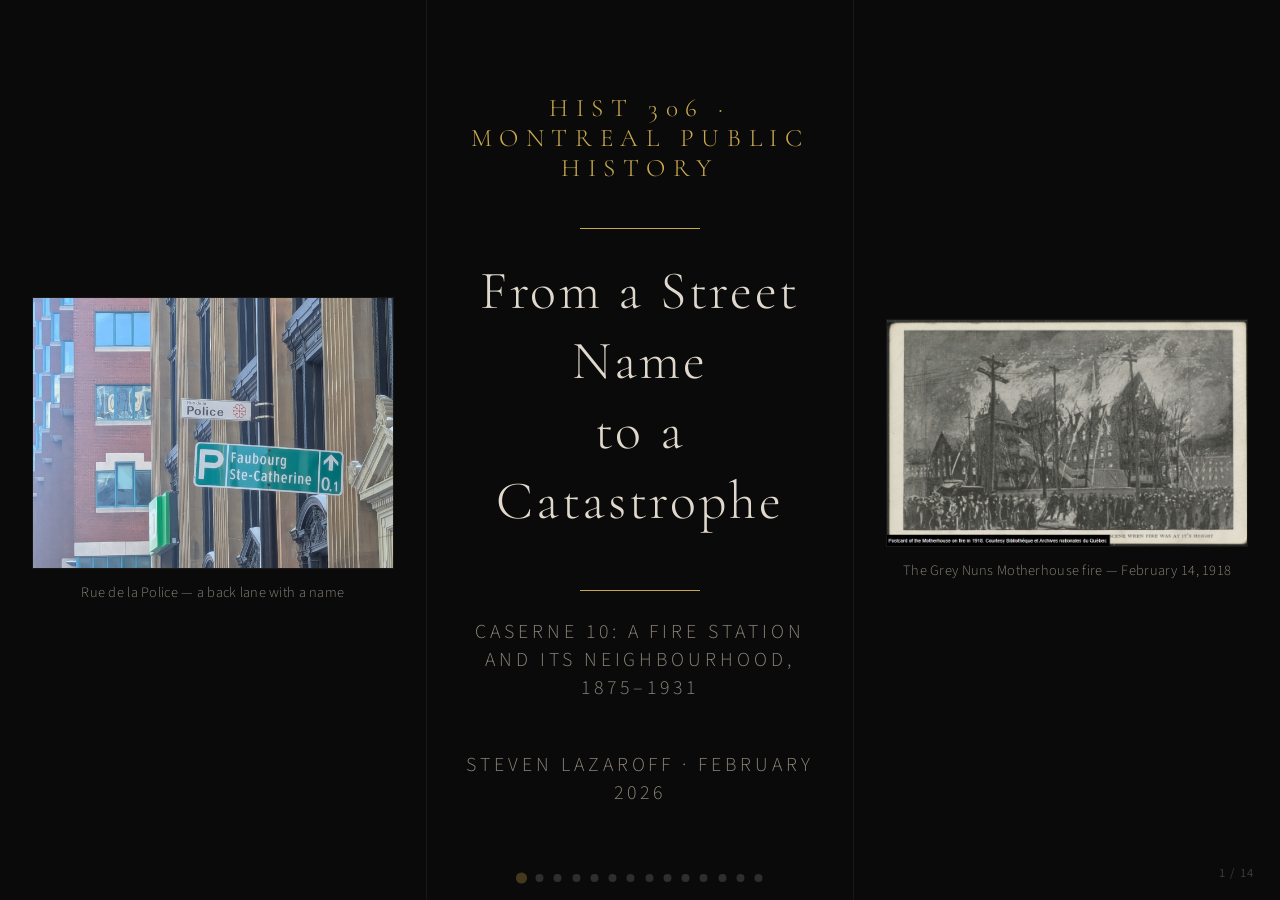
<file: index.html>
<!DOCTYPE html>
<html lang="en">
<head>
<meta charset="UTF-8">
<meta name="viewport" content="width=device-width, initial-scale=1.0">
<title>Caserne 10 — From a Street Name to a Catastrophe</title>
<link href="https://fonts.googleapis.com/css2?family=Cormorant+Garamond:ital,wght@0,300;0,400;0,600;0,700;1,300;1,400&family=Source+Sans+3:wght@300;400;600&display=swap" rel="stylesheet">
<style>
  :root {
    --bg: #0a0a0a;
    --bg-panel: #0f0f0f;
    --text: #e0d8cc;
    --text-dim: #8a8278;
    --accent: #c9a94e;
    --accent-dim: #8a7535;
    --red: #8b3a3a;
    --border: #1a1815;
    --serif: 'Cormorant Garamond', 'Georgia', serif;
    --sans: 'Source Sans 3', 'Helvetica Neue', sans-serif;
  }

  * { margin: 0; padding: 0; box-sizing: border-box; }

  html, body {
    width: 100vw;
    height: 100vh;
    overflow: hidden;
    background: var(--bg);
    color: var(--text);
    font-family: var(--sans);
  }

  /* ─── SLIDE CONTAINER ─── */
  .slide {
    position: absolute;
    top: 0; left: 0;
    width: 100vw;
    height: 100vh;
    display: grid;
    grid-template-columns: 1fr 1fr 1fr;
    opacity: 0;
    pointer-events: none;
    transition: opacity 1.2s ease;
  }
  .slide.active {
    opacity: 1;
    pointer-events: auto;
  }

  /* ─── PANELS ─── */
  .panel {
    height: 100vh;
    padding: 3vh 2.5vw;
    display: flex;
    flex-direction: column;
    justify-content: center;
    position: relative;
    overflow: hidden;
  }
  .panel-left {
    border-right: 1px solid var(--border);
  }
  .panel-right {
    border-left: 1px solid var(--border);
  }
  .panel-center {
    padding: 5vh 3vw;
  }

  /* ─── TYPOGRAPHY ─── */
  .slide-title {
    font-family: var(--serif);
    font-size: 2.8vh;
    font-weight: 300;
    letter-spacing: 0.3em;
    text-transform: uppercase;
    color: var(--accent);
    margin-bottom: 2vh;
  }
  .main-heading {
    font-family: var(--serif);
    font-size: 5.5vh;
    font-weight: 300;
    line-height: 1.2;
    margin-bottom: 3vh;
    color: var(--text);
  }
  .main-heading em {
    font-style: italic;
    color: var(--accent);
  }
  .body-text {
    font-family: var(--sans);
    font-size: 2.4vh;
    font-weight: 300;
    line-height: 1.7;
    color: var(--text);
    max-width: 95%;
  }
  .body-text + .body-text {
    margin-top: 2vh;
  }
  .caption {
    font-family: var(--sans);
    font-size: 1.6vh;
    font-weight: 300;
    color: var(--text-dim);
    margin-top: 1.5vh;
    line-height: 1.4;
    letter-spacing: 0.02em;
  }
  .source-label {
    font-family: var(--sans);
    font-size: 1.4vh;
    font-weight: 600;
    letter-spacing: 0.15em;
    text-transform: uppercase;
    color: var(--accent-dim);
    margin-bottom: 1vh;
  }
  .quote {
    font-family: var(--serif);
    font-size: 3.2vh;
    font-weight: 300;
    font-style: italic;
    line-height: 1.5;
    color: var(--text);
    border-left: 2px solid var(--accent-dim);
    padding-left: 2vw;
    margin: 2vh 0;
  }
  .highlight {
    color: var(--accent);
    font-weight: 400;
  }
  .stat {
    font-family: var(--serif);
    font-size: 12vh;
    font-weight: 300;
    color: var(--red);
    line-height: 1;
  }
  .stat-label {
    font-family: var(--sans);
    font-size: 2.4vh;
    font-weight: 300;
    color: var(--text-dim);
    margin-top: 1vh;
  }
  .victim-name {
    font-family: var(--serif);
    font-size: 2.2vh;
    font-weight: 400;
    color: var(--text);
    line-height: 2;
  }

  /* ─── IMAGES ─── */
  .img-container {
    width: 100%;
    flex: 1;
    min-height: 0;
    display: flex;
    flex-direction: column;
    justify-content: center;
  }
  .img-container img {
    width: 100%;
    max-height: 75vh;
    object-fit: contain;
    border: 1px solid var(--border);
  }
  .img-container.fill img {
    object-fit: cover;
    max-height: 85vh;
  }
  .img-duo {
    display: grid;
    grid-template-columns: 1fr 1fr;
    gap: 1vw;
  }
  .img-duo img {
    width: 100%;
    max-height: 40vh;
    object-fit: contain;
    border: 1px solid var(--border);
  }

  /* ─── SPECIAL LAYOUTS ─── */
  .panel-dark {
    background: #050505;
  }
  .panel-document {
    background: #0d0c0a;
    border: 1px solid var(--border);
    padding: 4vh 2vw;
  }
  .divider {
    width: 60px;
    height: 1px;
    background: var(--accent-dim);
    margin: 2.5vh 0;
  }
  .vertical-center {
    display: flex;
    flex-direction: column;
    justify-content: center;
    align-items: center;
    text-align: center;
  }
  .alarm-box {
    background: #121110;
    border: 1px solid var(--accent-dim);
    padding: 2.5vh 2vw;
    margin: 1.5vh 0;
    font-family: var(--sans);
  }
  .alarm-time {
    font-family: var(--serif);
    font-size: 4vh;
    font-weight: 600;
    color: var(--accent);
  }
  .alarm-desc {
    font-size: 2vh;
    color: var(--text-dim);
    margin-top: 0.5vh;
  }

  /* ─── TITLE SLIDE SPECIAL ─── */
  .title-slide .panel-center {
    justify-content: center;
    align-items: center;
    text-align: center;
  }
  .title-main {
    font-family: var(--serif);
    font-size: 6vh;
    font-weight: 300;
    letter-spacing: 0.05em;
    line-height: 1.3;
    margin-bottom: 3vh;
  }
  .title-sub {
    font-family: var(--sans);
    font-size: 2.2vh;
    font-weight: 300;
    letter-spacing: 0.2em;
    text-transform: uppercase;
    color: var(--text-dim);
  }
  .title-rule {
    width: 120px;
    height: 1px;
    background: var(--accent);
    margin: 3vh auto;
  }

  /* ─── NAVIGATION ─── */
  #nav {
    position: fixed;
    bottom: 2vh;
    left: 50%;
    transform: translateX(-50%);
    display: flex;
    gap: 0.8vw;
    z-index: 100;
    opacity: 0.3;
    transition: opacity 0.3s;
  }
  #nav:hover { opacity: 1; }
  .nav-dot {
    width: 8px;
    height: 8px;
    border-radius: 50%;
    background: var(--text-dim);
    cursor: pointer;
    transition: all 0.3s;
  }
  .nav-dot.active {
    background: var(--accent);
    transform: scale(1.4);
  }

  #slide-counter {
    position: fixed;
    bottom: 2vh;
    right: 2vw;
    font-family: var(--sans);
    font-size: 1.4vh;
    color: var(--text-dim);
    letter-spacing: 0.1em;
    z-index: 100;
    opacity: 0.4;
  }

  /* ─── PRESENTER NOTES ─── */
  #notes-overlay {
    display: none;
    position: fixed;
    bottom: 0;
    left: 0;
    right: 0;
    background: rgba(0,0,0,0.92);
    color: var(--text);
    font-family: var(--sans);
    font-size: 1.8vh;
    padding: 2vh 3vw;
    z-index: 200;
    border-top: 1px solid var(--accent-dim);
    max-height: 25vh;
    overflow-y: auto;
    line-height: 1.6;
  }
  #notes-overlay.visible { display: block; }
  #notes-label {
    font-size: 1.2vh;
    letter-spacing: 0.2em;
    text-transform: uppercase;
    color: var(--accent-dim);
    margin-bottom: 1vh;
  }

  /* ─── ANIMATIONS ─── */
  .slide.active .fade-up {
    animation: fadeUp 0.8s ease forwards;
  }
  .slide.active .fade-up-d1 { animation-delay: 0.2s; }
  .slide.active .fade-up-d2 { animation-delay: 0.4s; }
  .slide.active .fade-up-d3 { animation-delay: 0.6s; }
  .slide.active .fade-up-d4 { animation-delay: 0.8s; }

  .fade-up {
    opacity: 0;
    transform: translateY(20px);
  }

  @keyframes fadeUp {
    to { opacity: 1; transform: translateY(0); }
  }
</style>
</head>
<body>

<!-- ═══════════════ SLIDE 0: TITLE ═══════════════ -->
<div class="slide title-slide active" data-notes="Welcome the audience. Introduce yourself and the course (HIST 306, Dr. Preston). Explain the three-screen format: left = maps and spatial evidence, center = narrative, right = primary sources and documents.">
  <div class="panel panel-left vertical-center">
    <div class="img-container">
      <img src="images/RueDeLaPolice1.jpg" alt="Rue de la Police street sign">
      <p class="caption">Rue de la Police — a back lane with a name</p>
    </div>
  </div>
  <div class="panel panel-center vertical-center">
    <p class="slide-title fade-up">HIST 306 &middot; Montreal Public History</p>
    <div class="title-rule fade-up fade-up-d1"></div>
    <h1 class="title-main fade-up fade-up-d2">From a Street Name<br>to a Catastrophe</h1>
    <div class="title-rule fade-up fade-up-d3"></div>
    <p class="title-sub fade-up fade-up-d4">Caserne 10: A Fire Station and Its Neighbourhood, 1875–1931</p>
    <br>
    <p class="title-sub fade-up fade-up-d4" style="margin-top:3vh; color:var(--text-dim);">Steven Lazaroff &middot; February 2026</p>
  </div>
  <div class="panel panel-right vertical-center">
    <div class="img-container">
      <img src="images/GreyNunsFire1.jpg" alt="Grey Nuns Fire, 1918">
      <p class="caption">The Grey Nuns Motherhouse fire — February 14, 1918</p>
    </div>
  </div>
</div>

<!-- ═══════════════ SLIDE 1: THE STREET ═══════════════ -->
<div class="slide" data-notes="Tell the story naturally — your Monday walk. The curiosity. The question that wouldn't let go. Keep it personal and conversational.">
  <div class="panel panel-left">
    <div class="img-container">
      <img src="images/PoliceLane_1880.png" alt="Police Lane, 1880">
      <p class="caption">The back lane that became Rue de la Police — detail from 1880 atlas</p>
    </div>
  </div>
  <div class="panel panel-center">
    <p class="slide-title fade-up">Part One</p>
    <h2 class="main-heading fade-up fade-up-d1">Why does a back lane<br>have <em>a name?</em></h2>
    <div class="divider fade-up fade-up-d2"></div>
    <p class="body-text fade-up fade-up-d2">Every Monday this semester, I walk the same route. Out of the John Molson School of Business, south down Guy Street, towards Sainte-Catherine.</p>
    <p class="body-text fade-up fade-up-d3">There's a moment on that walk where you cross a back lane. Unlike most back lanes in Montreal, this one has a proper street sign.</p>
    <p class="body-text fade-up fade-up-d3">It reads: <span class="highlight">"Rue de la Police."</span></p>
    <p class="body-text fade-up fade-up-d4">There is no police station anywhere near this lane. There hasn't been one in living memory. So why does a narrow service lane carry this name?</p>
  </div>
  <div class="panel panel-right">
    <div class="img-container">
      <img src="images/RueDeLaPolice2.jpg" alt="Rue de la Police">
      <p class="caption">Rue de la Police — the lane that outlived the building it was named for</p>
    </div>
  </div>
</div>

<!-- ═══════════════ SLIDE 2: THE TOPONYMY DISCOVERY ═══════════════ -->
<div class="slide" data-notes="The key discovery. Read the toponymy entry — translate it live for the audience if you want. Emphasize: the street is a fossil of a building that no longer exists.">
  <div class="panel panel-left">
    <div class="panel-document" style="margin:auto; max-width:90%;">
      <p class="source-label">Ville de Montréal — Toponymie</p>
      <p class="body-text" style="font-size:2vh; margin-bottom:1.5vh;"><strong>Date de désignation:</strong> 10 avril 1876</p>
      <p class="body-text" style="font-size:2vh;"><strong>Origine et signification:</strong></p>
      <p class="body-text" style="font-size:1.8vh; color:var(--text-dim); font-style:italic; margin-top:1vh;">La Cité de Montréal forme son premier comité de police en 1840 et son Département du feu en 1863. Pour ces services, on construit des édifices particuliers, et avec les années, on prend l'habitude de loger sous un même toit le poste de police et la caserne de pompier. En 1875, l'architecte Henri-Maurice Perrault construit le poste no 10, derrière lequel on ouvre une étroite voie de service. Cette voie devient la rue de la Police et conserve cette dénomination après la démolition du poste, en 1931.</p>
      <p class="caption" style="margin-top:2vh;">montreal.ca/toponymie/toponymes/rue-de-la-police</p>
    </div>
  </div>
  <div class="panel panel-center">
    <p class="slide-title fade-up">Part Two</p>
    <h2 class="main-heading fade-up fade-up-d1">The city gives <em>an answer</em></h2>
    <div class="divider fade-up fade-up-d2"></div>
    <p class="body-text fade-up fade-up-d2">The Ville de Montréal toponymy database records that <span class="highlight">"Rue de la Police"</span> was officially designated on <span class="highlight">April 10, 1876.</span></p>
    <p class="body-text fade-up fade-up-d3">In 1875, architect Henri-Maurice Perrault built Station No. 10 — a combined police and fire station — and behind it, a narrow service lane was opened. That lane became Rue de la Police.</p>
    <p class="body-text fade-up fade-up-d4">The station was demolished in 1931. The lane kept its name.</p>
    <div class="divider fade-up fade-up-d4"></div>
    <p class="body-text fade-up fade-up-d4" style="color:var(--text-dim); font-style:italic;">The name is a fossil — a trace of something that no longer exists, embedded in the geography of the city.</p>
  </div>
  <div class="panel panel-right">
    <div class="img-container">
      <img src="images/Maurice_Perreault.png" alt="Henri-Maurice Perrault, architect">
      <p class="caption">Henri-Maurice Perrault (1828–1903) — architect of the original Caserne 10, 1875</p>
    </div>
  </div>
</div>

<!-- ═══════════════ SLIDE 3: THE FIRST CASERNE 10 ═══════════════ -->
<div class="slide" data-notes="Context: the 1863 professionalization, Chief Bertram, the transition from volunteer to paid. The 1852 Great Fire as the catalyst. Perrault's station as part of this new era.">
  <div class="panel panel-left" style="display:grid !important; grid-template-columns:1fr 1fr; gap:2vw; align-content:center; padding:5vh 3vw;">
    <div style="display:flex; flex-direction:column; align-items:center; justify-content:center;">
      <img src="images/reglement_288.jpg" alt="Règlement No. 288" style="max-height:70vh; max-width:100%; object-fit:contain; border:1px solid var(--border);">
      <p class="caption">Règlement No. 288 — Corporation de Montréal, pour la régie du Département du Feu. Source: <em>sim.montreal.ca/media/reglement-288</em>.</p>
    </div>
    <div style="display:flex; flex-direction:column; align-items:center; justify-content:center;">
      <img src="images/chief.jpg" alt="Chief Alexander Bertram" style="max-height:70vh; max-width:100%; object-fit:contain; border:1px solid var(--border);">
      <p class="caption">Chief Alexander Bertram — Canada's first professional fire chief, 1863. Service de sécurité incendie de Montréal.</p>
    </div>
  </div>
  <div class="panel panel-center">
    <p class="slide-title fade-up">Part Three</p>
    <h2 class="main-heading fade-up fade-up-d1">The first <em>Caserne 10</em><br>1875–1931</h2>
    <div class="divider fade-up fade-up-d2"></div>
    <p class="body-text fade-up fade-up-d2">The Montreal Fire Department was formally established as a professional, paid service on <span class="highlight">May 1, 1863</span>, under Chief Alexander Bertram — Canada's first.</p>
    <p class="body-text fade-up fade-up-d3">The catalyst was catastrophe. The Great Fire of 1852 left ten thousand people homeless and destroyed nearly half the city's housing. After that, the city professionalized: paid firefighters, steam engines, an alarm telegraph system, and purpose-built stations.</p>
    <p class="body-text fade-up fade-up-d4">Caserne 10 was one of these stations. Built in 1875 by Perrault as a combined police and fire hall, it served through the era of horse-drawn apparatus, gas lighting, and wooden interiors.</p>
  </div>
  <div class="panel panel-right">
    <div class="img-container">
      <img src="images/Original_caserne_on_ste_catherine.jpg" alt="Caserne de pompiers no. 10">
      <p class="caption">Montréal (Québec). Service des affaires institutionnelles (1992–1994). Caserne de pompiers no. 10 (789, rue Sainte-Catherine Ouest). Numéro original de la pièce: Z-419.</p>
    </div>
  </div>
</div>

<!-- ═══════════════ SLIDE 4: NEIGHBOURHOOD EVOLVES ═══════════════ -->
<div class="slide" data-notes="Use the maps to show change over time. Point to specific features: the densification, the commercial growth along Ste-Catherine, the increasing fire risk.">
  <div class="panel panel-left">
    <div class="img-container">
      <img src="images/No10Station_1890.png" alt="No. 10 Station, Goad Atlas 1890">
      <p class="caption">Atlas, c. 1890, Goad Atlas, Showing a mixed fabric: residences alongside light industry and textile warehouses</p>
    </div>
  </div>
  <div class="panel panel-center">
    <p class="slide-title fade-up">Part Four</p>
    <h2 class="main-heading fade-up fade-up-d1">The neighbourhood<br><em>transforms</em></h2>
    <div class="divider fade-up fade-up-d2"></div>
    <p class="body-text fade-up fade-up-d2">Fire insurance atlases — the primary tool of this research — reveal the neighbourhood evolving around the station over four decades.</p>
    <p class="body-text fade-up fade-up-d3">In 1890, the Goad Atlas shows a mixed fabric: residences alongside light industry and textile warehouses. By the 1912 edition, Sainte-Catherine had intensified dramatically — more commercial buildings, denser development, higher fire risk.</p>
    <p class="body-text fade-up fade-up-d4">The station was increasingly surrounded by exactly the kind of urban fabric that needed it most. And one block south, on Guy Street, stood one of the largest institutional buildings in Montreal.</p>
  </div>
  <div class="panel panel-right">
    <div class="img-container">
      <img src="images/Insurance%20plan%20of%20city%20of%20Montreal,%20Quebec,%20Canada,%20volume%20II.png" alt="Insurance plan of Montreal, 1915">
      <p class="caption">Créateur : Chas. E. Goad Co., Underwriters' Survey Bureau. Éditeur : Montreal [etc.] :Chas. E. Goad Co., 1915.</p>
    </div>
  </div>
</div>

<!-- ═══════════════ SLIDE 5: THE GREY NUNS ═══════════════ -->
<div class="slide" data-notes="Set the scene carefully. The audience needs to understand the scale of the building, who was inside, and the vulnerability of the infants. Slow down here.">
  <div class="panel panel-left">
    <div class="img-container">
      <img src="images/Grey%20Nuns%20grey%20pic.jpg" alt="Grey Nuns Motherhouse exterior">
      <p class="caption">ASGM L082_7Y4A Maison mère, extérieur, s.d.</p>
    </div>
  </div>
  <div class="panel panel-center">
    <p class="slide-title fade-up">Part Five</p>
    <h2 class="main-heading fade-up fade-up-d1">One block away<br><em>the Grey Nuns</em></h2>
    <div class="divider fade-up fade-up-d2"></div>
    <p class="body-text fade-up fade-up-d2">Less than two blocks from Caserne 10 sat the Motherhouse of the Grey Nuns — one of the largest institutional complexes in Montreal.</p>
    <p class="body-text fade-up fade-up-d3">By 1918, it housed several hundred nuns, elderly residents, a military convalescent hospital with nearly <span class="highlight">285 wounded soldiers</span> from the First World War — and on the top floor of the west wing, a crèche.</p>
    <p class="body-text fade-up fade-up-d4">Roughly <span class="highlight">170 infants</span> slept there. Most were foundlings — abandoned children left on the convent doorstep. Some were only a few days old. None were older than about two and a half years.</p>
  </div>
  <div class="panel panel-right">
    <div class="img-container">
      <img src="images/Grey%20Nuns%20grey%20pic2.jpg" alt="Grey Nuns Motherhouse, Guy Street entrance">
      <p class="caption">ASGM L082_7Y13C Maison mère, entrée de la rue Guy, s.d.</p>
    </div>
  </div>
</div>

<!-- ═══════════════ SLIDE 6: THE FIRE BREAKS OUT ═══════════════ -->
<div class="slide" data-notes="This is the dramatic turn. Read slowly. The alarm sequence gives the audience a sense of escalation — first alarm, second, third. 18 stations. Let the numbers land.">
  <div class="panel panel-left">
    <div class="img-container">
      <img src="images/GreyNunsFire1.jpg" alt="Postcard of the Motherhouse on fire, 1918">
      <p class="caption">Postcard of the Motherhouse on fire in 1918. Courtesy BAnQ.</p>
    </div>
  </div>
  <div class="panel panel-center">
    <p class="slide-title fade-up" style="color:var(--red);">Part Six</p>
    <h2 class="main-heading fade-up fade-up-d1">Valentine's Day<br><em style="color:var(--red);">1918</em></h2>
    <div class="divider fade-up fade-up-d2" style="background:var(--red);"></div>
    <p class="body-text fade-up fade-up-d2">The fire broke out between seven-thirty and seven-fifty in the evening, on the top floor of the west wing. The babies had been put to bed hours earlier.</p>
    <p class="body-text fade-up fade-up-d3">Flames caught a curtain near a window and spread through the wooden interior with terrifying speed. Smoke filtered down through the floorboards into the military hospital below.</p>
    <p class="body-text fade-up fade-up-d4"><span class="highlight">Eighteen fire stations</span> ultimately responded. Caserne 10, barely a block away, was almost certainly the first.</p>
  </div>
  <div class="panel panel-right" style="justify-content:center; padding: 5vh 2vw;">
    <p class="source-label fade-up">The Alarm Sequence — Le Canada, Feb. 15, 1918</p>
    <div class="alarm-box fade-up fade-up-d1">
      <p class="alarm-time">7:50 PM</p>
      <p class="alarm-desc">Private alarm No. 419 sounds from the Grey Nuns</p>
    </div>
    <div class="alarm-box fade-up fade-up-d2">
      <p class="alarm-time">7:51 PM</p>
      <p class="alarm-desc">Second alarm — calls the second section of the brigade</p>
    </div>
    <div class="alarm-box fade-up fade-up-d3">
      <p class="alarm-time">8:07 PM</p>
      <p class="alarm-desc">Third alarm — calls the reserve. The entire brigade mobilized.</p>
    </div>
    <div class="alarm-box fade-up fade-up-d4" style="border-color:var(--red);">
      <p class="alarm-time" style="color:var(--red);">10:30 PM</p>
      <p class="alarm-desc">Firefighters report 38 small bodies recovered. The count will rise.</p>
    </div>
  </div>
</div>

<!-- ═══════════════ SLIDE 7: THE RESPONSE ═══════════════ -->
<div class="slide" data-notes="Sub-Chief Marin is the central figure. He carried four children at a time. He ordered the rescue stopped when the dormitory became unsurvivable. This is where the station's history becomes human.">
  <div class="panel panel-left">
    <div class="img-container">
      <img src="images/Appareil_incendie_1926.jpg" alt="1926 fire apparatus">
      <p class="caption">Montreal fire apparatus, c. 1926 — Archives de Montréal, ref. Z-419. Similar equipment to what responded to the Grey Nuns fire.</p>
    </div>
  </div>
  <div class="panel panel-center">
    <p class="slide-title fade-up" style="color:var(--red);">Part Seven</p>
    <h2 class="main-heading fade-up fade-up-d1">Into <em style="color:var(--red);">the flames</em></h2>
    <div class="divider fade-up fade-up-d2" style="background:var(--red);"></div>
    <p class="body-text fade-up fade-up-d2"><span class="highlight">Sub-Chief Marin</span> — the district chief — was among the first firefighters on scene. He and his men pushed into the burning dormitory and seized children from their cribs, Marin carrying four at a time.</p>
    <p class="body-text fade-up fade-up-d3">Nuns rushed in alongside them. Sister Côté made four separate trips, saving twelve babies on her first three trips, four more on her last. Two or three nuns collapsed from smoke inhalation and had to be carried out by firefighters.</p>
    <p class="body-text fade-up fade-up-d4">Then a sudden gust of flame burst from the central tower. The dormitory became unsurvivable. Marin gave the order: <span style="color:var(--red);">no more rescue attempts.</span></p>
    <p class="quote fade-up fade-up-d4" style="border-color:var(--red);">Le dortoir était comme une fournaise ardente.<br><span style="font-size:2vh; color:var(--text-dim);">The dormitory was a burning furnace. — La Patrie, Feb. 21, 1918</span></p>
  </div>
  <div class="panel panel-right">
    <div class="img-container">
      <img src="images/Camion_a_boyaux_1926.jpg" alt="Hose wagon, 1926">
      <p class="caption">Hose wagon, c. 1926 — Archives de Montréal, ref. Z-441. Water pressure during the Grey Nuns fire was weak; steam pumps had to be set up at considerable distance.</p>
    </div>
  </div>
</div>

<!-- ═══════════════ SLIDE 8: THE AFTERMATH ═══════════════ -->
<div class="slide" data-notes="Slow down here. The number alone is devastating. If you read the victim names, read them slowly — these are real children. The audience needs time to absorb this.">
  <div class="panel panel-left vertical-center">
    <div class="img-container">
      <img src="images/Headline%2015%20feb%20fire%20La%20Patrie.png" alt="La Patrie headline, February 15, 1918">
    </div>
  </div>
  <div class="panel panel-center vertical-center">
    <p class="stat fade-up">53–60+</p>
    <p class="stat-label fade-up fade-up-d1">infants confirmed dead</p>
    <div class="divider fade-up fade-up-d2" style="margin:3vh auto; background:var(--red);"></div>
    <p class="body-text fade-up fade-up-d3" style="text-align:center; max-width:80%; margin:0 auto;">Many remains were unrecognizable. Some infants may have been entirely consumed by the fire, their bodies never recovered.</p>
    <div style="margin-top:3vh; columns:2; column-gap:2vw;">
      <p class="victim-name fade-up fade-up-d4">Blanche Raymond, 6 months</p>
      <p class="victim-name fade-up fade-up-d4">Albert Auclair, 15 months</p>
      <p class="victim-name fade-up fade-up-d4">Irène Malo, 18 months</p>
      <p class="victim-name fade-up fade-up-d4">Aurore Corbeil, 12 months</p>
      <p class="victim-name fade-up fade-up-d4">Hector Rocher, 5 months</p>
      <p class="victim-name fade-up fade-up-d4">Bernadette Mercier, 14 months</p>
      <p class="victim-name fade-up fade-up-d4">Jean-Baptiste Chartier, 8 months</p>
      <p class="victim-name fade-up fade-up-d4">Rosa Beauchamp, 18 months</p>
    </div>
    <p class="caption fade-up fade-up-d4" style="text-align:center; margin-top:2vh;">Among 24 identified victims — La Patrie, February 18, 1918</p>
  </div>
  <div class="panel panel-right vertical-center">
    <div class="img-container">
      <img src="images/Headline%2016%20feb%20fire%20La%20Patrie.png" alt="La Patrie headline, February 16, 1918">
    </div>
  </div>
</div>

<!-- ═══════════════ SLIDE 9: THE ARSON ═══════════════ -->
<div class="slide" data-notes="PAUSE before you start this slide. Let the transition from the previous slide settle. This is the reveal that changes everything. Every 1918 newspaper said 'electrical short circuit.' The truth came later.">
  <div class="panel panel-left panel-dark vertical-center">
    <div class="img-container" style="max-width:80%; margin:0 auto;">
      <img src="images/GreyNunsFire2.jpg" alt="Grey Nuns fire, 1918">
      <p class="caption" style="margin-top:1.5vh;">Service de sécurité incendie de Montréal — sim.montreal.ca/en/node/553</p>
    </div>
  </div>
  <div class="panel panel-center panel-dark vertical-center">
    <p class="slide-title fade-up" style="color:var(--red);">Part Nine</p>
    <h2 class="main-heading fade-up fade-up-d1" style="font-size:4.5vh;">Every newspaper in 1918<br>attributed the fire to an<br><em>electrical short circuit.</em></h2>
    <div class="divider fade-up fade-up-d2" style="margin:3vh auto; background:var(--red);"></div>
    <h2 class="main-heading fade-up fade-up-d3" style="font-size:4.5vh;">It was <em style="color:var(--red);">arson.</em></h2>
    <p class="body-text fade-up fade-up-d4" style="text-align:center; max-width:85%; margin:2vh auto 0;">The fire was set deliberately by <span class="highlight">Berthe Courtemanche</span>, a nursery worker hired only six weeks before. She was tried, found unfit to stand trial, and transferred to Hôpital Saint-Jean-de-Dieu — a psychiatric institution — where she died roughly ten years later.</p>
    <p class="body-text fade-up fade-up-d4" style="text-align:center; max-width:85%; margin:2vh auto 0; color:var(--text-dim);">Her name does not appear in any of the February 1918 newspaper accounts.</p>
  </div>
  <div class="panel panel-right panel-dark vertical-center">
    <div class="img-container" style="max-width:80%; margin:0 auto;">
      <img src="images/GreyNunsFire3.jpg" alt="Grey Nuns fire aftermath, 1918">
      <p class="caption" style="margin-top:1.5vh;">Service de sécurité incendie de Montréal — sim.montreal.ca/en/node/553</p>
    </div>
  </div>
</div>

<!-- ═══════════════ SLIDE 10: THE NEW STATION ═══════════════ -->
<div class="slide" data-notes="STAGED — Center: text + video. → Right: Houde text + image. → Left: moving to new address.">
  <div class="panel panel-left">
    <div class="img-container">
      <img src="images/moving_to_new_address.png" alt="Moving to new address">
      <p class="caption">The move to the new address — relocation of Caserne 10, 1931</p>
    </div>
  </div>
  <div class="panel panel-center">
    <p class="slide-title fade-up">Part Ten</p>
    <h2 class="main-heading fade-up fade-up-d1">The second<br><em>Caserne 10</em></h2>
    <div class="divider fade-up fade-up-d2"></div>
    <p class="body-text fade-up fade-up-d2">Thirteen years after the fire, the original station was demolished and replaced. The new building was designed by <span class="highlight">Harold E. Shorey</span> and <span class="highlight">S. Douglas Ritchie</span>, two of Montreal's most accomplished Art Deco architects.</p>
    <p class="body-text fade-up fade-up-d3">Their partnership, formed in 1922, produced some of the most distinctive modernist buildings in the city — including the Simon Kirsh House, the Provincial Transport Co. Bus Terminal on Dorchester Street, and the First Church of Christ Scientist addition. Ritchie, born in Trois-Rivières, was a prodigious talent who won national architectural prizes by the age of eighteen.</p>
  </div>
  <div class="panel panel-right">
    <p class="body-text fade-up" style="text-align:justify; font-size:2.2vh;">Caserne 10 was built in <span class="highlight">1931</span> as part of Mayor <span class="highlight">Camillien Houde's</span> Depression-era public works program — one of twenty Art Deco civic buildings commissioned to provide employment.</p>
    <p class="body-text fade-up fade-up-d1" style="text-align:justify; font-size:2.2vh;">Its restrained limestone facade features a relief depicting symbols of Montreal: ships, a church dome, and an Art Deco skyscraper.</p>
    <p class="body-text fade-up fade-up-d2" style="text-align:justify; font-size:2.2vh;">It won <span class="highlight">first prize</span> from the Royal Architectural Institute of Canada in the public building category.</p>
    <div class="img-container" style="margin-top:2vh;">
      <img src="images/Camilien_Houde.jpg" alt="Mayor Camillien Houde">
      <p class="caption">Mayor Camillien Houde (1889–1958) — commissioned twenty Art Deco civic buildings during the Depression as a public works employment program.</p>
    </div>
  </div>
</div>

<!-- ═══════════════ SLIDE 11: CASERNE 10 TODAY ═══════════════ -->
<div class="slide" data-notes="STAGED — Title only. → 1445 still active + Station 10 Sandra Cohen‑Rose (left). → memorial plaque text + plaque (right). → Art Deco text + caserne_10 SIM (right).">
  <div class="panel panel-left">
    <div class="img-container">
      <img src="images/station_10_modern.png" alt="Caserne 10">
      <p class="caption">Caserne 10. Photo: Sandra Cohen‑Rose, <em>Montréal, an Art Deco Capital</em> — Tourisme Montréal.</p>
    </div>
  </div>
  <div class="panel panel-center">
    <p class="slide-title fade-up">Part Eleven</p>
    <h2 class="main-heading fade-up fade-up-d1">Caserne 10<br><em>today</em></h2>
    <div class="divider fade-up fade-up-d2"></div>
    <p class="body-text fade-up fade-up-d2">The station at 1445 rue Saint-Mathieu is <span class="highlight">still in active service</span> — one hundred and fifty years of continuous fire protection at essentially the same location, through two buildings and two centuries.</p>
    <p class="body-text fade-up fade-up-d3">Inside, a memorial plaque honours the fallen firefighters of Montreal. The institutional memory of the building connects the horse-drawn era of the original station to the motorized present.</p>
    <p class="body-text fade-up fade-up-d4">The Art Deco tower, the limestone reliefs, the wide vehicle bays built for motorized apparatus — all of it still in daily use, still serving the neighbourhood that Perrault's original station was built to protect in 1875.</p>
  </div>
  <div class="panel panel-right">
    <div class="img-container">
      <img src="images/Caserne_10_plaque.png" alt="Memorial plaque">
      <p class="caption">Memorial plaque, Caserne 10 — "Nous, pompiers de Montréal, désirons graver à jamais les noms de nos confrères qui ont perdu la vie dans l'exercice de leurs fonctions."</p>
    </div>
  </div>
</div>

<!-- ═══════════════ SLIDE 12: WHAT A STREET NAME REMEMBERS ═══════════════ -->
<div class="slide" data-notes="This is your closing. Circle back to the street. The fossil metaphor. Take your time. End on 'fossils contain entire worlds' and let silence hold before the final slide.">
  <div class="panel panel-left">
    <div class="img-container">
      <img src="images/Original_caserne_on_ste_catherine.jpg" alt="Caserne de pompiers no. 10">
      <p class="caption">Montréal (Québec). Service des affaires institutionnelles (1992–1994). Caserne de pompiers no. 10 (789, rue Sainte-Catherine Ouest). Numéro original de la pièce: Z-419.</p>
    </div>
  </div>
  <div class="panel panel-center vertical-center">
    <p class="slide-title fade-up">Part Twelve</p>
    <h2 class="main-heading fade-up fade-up-d1">What a street name<br><em>remembers</em></h2>
    <div class="divider fade-up fade-up-d2" style="margin:2vh auto;"></div>
    <p class="body-text fade-up fade-up-d3" style="text-align:center; max-width:85%; margin:0 auto;">Rue de la Police remembers a building — a combined police and fire station that stood on Sainte-Catherine from 1875 to 1931. The building is gone. The lane that served it survives, still carrying a name from 1876.</p>
    <p class="body-text fade-up fade-up-d4" style="text-align:center; max-width:85%; margin:2vh auto 0;">But follow that name — through the toponymy database, through the fire insurance atlases, through the newspapers at BAnQ — and you find the firefighters who lived in that building, the district chief who carried children from a burning dormitory, the sixty infants who died one block away, and a woman whose name didn't appear in any newspaper until the ash had cooled.</p>
    <div class="divider fade-up fade-up-d4" style="margin:3vh auto;"></div>
    <p class="quote fade-up fade-up-d4" style="text-align:center; border:none; padding:0;">The street name is a fossil.<br>But fossils, if you know how to read them,<br>contain entire worlds.</p>
  </div>
  <div class="panel panel-right">
    <div class="img-container">
      <img src="images/RueDeLaPolice1.jpg" alt="Rue de la Police">
      <p class="caption">Rue de la Police — a back lane with a name</p>
    </div>
  </div>
</div>

<!-- ═══════════════ SLIDE 13: SOURCES ═══════════════ -->
<div class="slide" data-notes="Quick acknowledgment of sources. Don't read the whole list — just gesture to it and invite questions.">
  <div class="panel panel-left" style="padding:5vh 2vw; justify-content:flex-start;">
    <p class="source-label" style="margin-bottom:2vh;">Primary Sources — Newspapers</p>
    <p class="body-text" style="font-size:1.6vh; line-height:2.2;">Le Devoir, 15 février 1918<br>Le Canada, 15 février 1918<br>Le Canada, 16 février 1918<br>La Patrie, 15 février 1918<br>La Patrie, 18 février 1918<br>La Patrie (hebdomadaire), 21 février 1918<br>Montreal Weekly Witness, 19 February 1918<br>L'Étoile du Nord, 21 février 1918<br>Montreal Gazette, [fragment]</p>
    <p class="source-label" style="margin-top:3vh; margin-bottom:2vh;">Primary Sources — Cartographic</p>
    <p class="body-text" style="font-size:1.6vh; line-height:2.2;">Hopkins Atlas, 1879 — BAnQ ark:/52327/2246931<br>Goad Atlas, 1890 — BAnQ ark:/52327/2244212<br>Goad Atlas, 1912–14 — BAnQ ark:/52327/2246836</p>
  </div>
  <div class="panel panel-center vertical-center">
    <p class="slide-title">Sources & Acknowledgments</p>
    <div class="title-rule"></div>
    <p class="body-text" style="text-align:center; font-size:2vh; max-width:80%; margin:0 auto;">HIST 306: Montreal Public History<br>Professor VK Preston<br>Concordia University, Winter 2026</p>
    <div class="title-rule" style="margin:3vh auto;"></div>
    <p class="body-text" style="text-align:center; font-size:1.8vh; color:var(--text-dim); max-width:80%; margin:0 auto;">All newspaper translations from the original French by the author.<br>Photographs by the author unless otherwise noted.<br>Archival images courtesy of the Archives de Montréal and BAnQ.</p>
  </div>
  <div class="panel panel-right" style="padding:5vh 2vw; justify-content:flex-start;">
    <p class="source-label" style="margin-bottom:2vh;">Secondary Sources</p>
    <p class="body-text" style="font-size:1.6vh; line-height:2.2;">Osborne, Brian S. "Montreal's Fire Stations." JSSAC 35, no. 2 (2010): 21–46.<br><br>Redfern, Bruce D. "The Montreal Fire Department in the Nineteenth Century." MA thesis, Concordia University, 1993.<br><br>McRobie, William Orme. Fighting the Flames! Montreal: "Witness" Printing House, 1881.<br><br>Ville de Montréal. "Rue de la Police." Toponymie de Montréal.</p>
    <p class="source-label" style="margin-top:3vh; margin-bottom:2vh;">Archival Collections</p>
    <p class="body-text" style="font-size:1.6vh; line-height:2.2;">Archives de Montréal — refs. Z-419, Z-441, Z-447<br>BAnQ Numérique — newspaper archives<br>Ville de Montréal Toponymie database<br>Ville de Montréal. Règlement No. 288 — sim.montreal.ca/media/reglement-288<br>Cohen‑Rose, Sandra. Caserne 10 photograph. <em>Montréal, an Art Deco Capital</em> — Tourisme Montréal.<br>[Montreal] Autopompe 210 SIM. YouTube, youtube.com/watch?v=AApnnR-c0hc</p>
  </div>
</div>

<!-- ═══════════════ NAVIGATION ═══════════════ -->
<div id="nav"></div>
<div id="slide-counter"></div>
<div id="notes-overlay">
  <p id="notes-label">PRESENTER NOTES — press N to toggle</p>
  <p id="notes-text"></p>
</div>

<script>
  const slides = document.querySelectorAll('.slide');
  const nav = document.getElementById('nav');
  const counter = document.getElementById('slide-counter');
  const notesOverlay = document.getElementById('notes-overlay');
  const notesText = document.getElementById('notes-text');
  let current = 0;
  let notesVisible = false;

  // Build nav dots
  slides.forEach((_, i) => {
    const dot = document.createElement('div');
    dot.className = 'nav-dot' + (i === 0 ? ' active' : '');
    dot.onclick = () => goTo(i);
    nav.appendChild(dot);
  });

  function goTo(index) {
    if (index < 0 || index >= slides.length) return;
    slides[current].classList.remove('active');
    // Reset animations on leaving slide
    slides[current].querySelectorAll('.fade-up').forEach(el => {
      el.style.animation = 'none';
      el.offsetHeight; // force reflow
      el.style.animation = '';
    });
    current = index;
    slides[current].classList.add('active');
    // Update nav
    document.querySelectorAll('.nav-dot').forEach((d, i) => {
      d.classList.toggle('active', i === current);
    });
    counter.textContent = (current + 1) + ' / ' + slides.length;
    // Update notes
    const note = slides[current].getAttribute('data-notes') || '';
    notesText.textContent = note;
  }

  // Keyboard navigation
  document.addEventListener('keydown', (e) => {
    if (e.key === 'ArrowRight' || e.key === ' ' || e.key === 'PageDown') {
      e.preventDefault();
      goTo(current + 1);
    } else if (e.key === 'ArrowLeft' || e.key === 'PageUp') {
      e.preventDefault();
      goTo(current - 1);
    } else if (e.key === 'n' || e.key === 'N') {
      notesVisible = !notesVisible;
      notesOverlay.classList.toggle('visible', notesVisible);
    } else if (e.key === 'Home') {
      goTo(0);
    } else if (e.key === 'End') {
      goTo(slides.length - 1);
    }
  });

  // Initialize
  goTo(0);
</script>
</body>
</html>
</file>
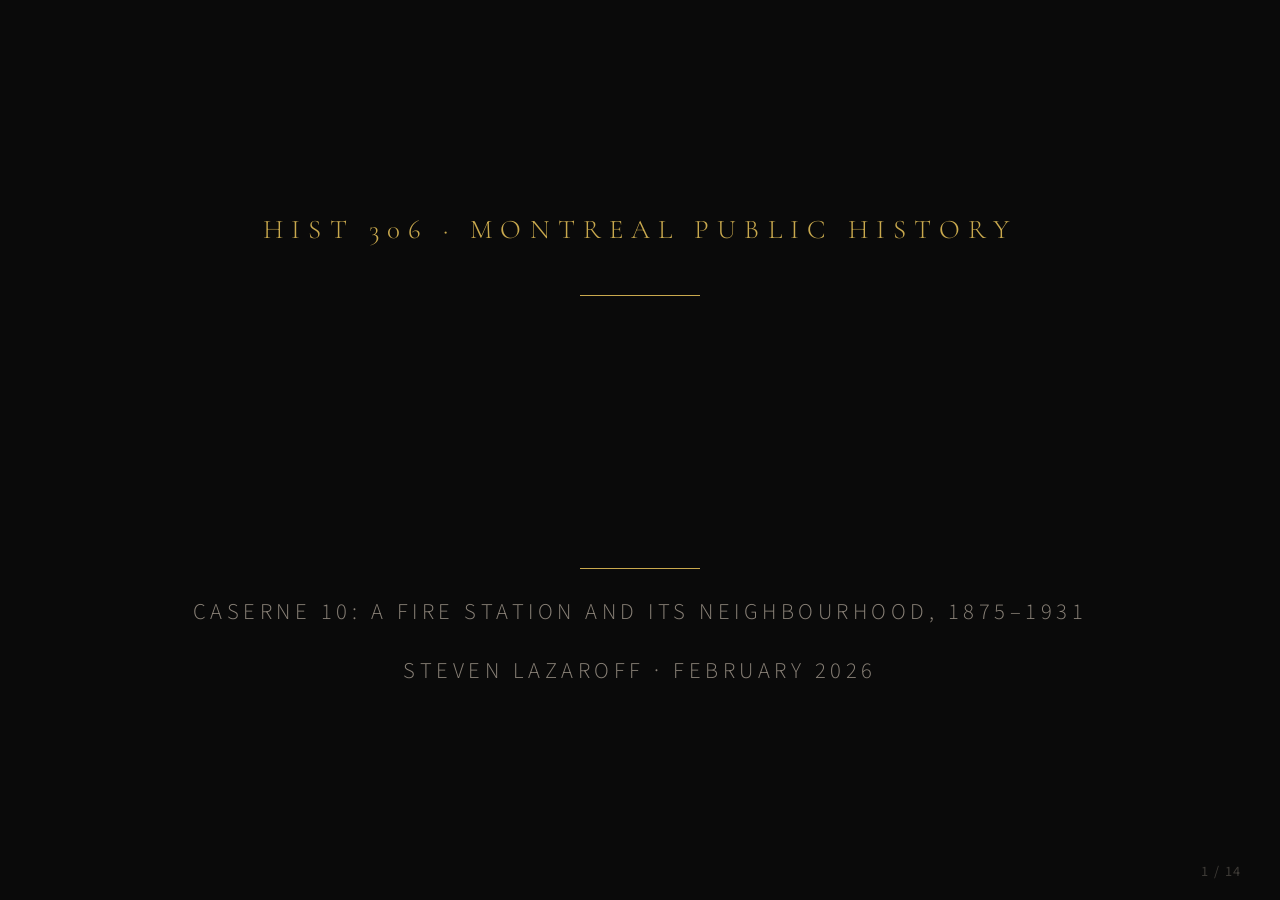
<file: multiscreen/center.html>
<!DOCTYPE html>
<html lang="en">
<head>
<meta charset="UTF-8">
<title>Caserne 10 — CENTER SCREEN</title>
<link href="https://fonts.googleapis.com/css2?family=Cormorant+Garamond:ital,wght@0,300;0,400;0,600;0,700;1,300;1,400&family=Source+Sans+3:wght@300;400;600&display=swap" rel="stylesheet">
<link rel="stylesheet" href="shared.css">
</head>
<body>

<!-- 0: TITLE --><div class="slide active vertical-center"><p class="slide-title fade-up">HIST 306 · Montreal Public History</p><div class="title-rule fade-up fade-up-d1"></div><div data-stage-min="1"><h1 class="title-main fade-up">From a Street Name</h1></div><div data-stage-min="2"><h1 class="title-main fade-up">to a Catastrophe</h1></div><div class="title-rule fade-up fade-up-d1"></div><p class="title-sub fade-up fade-up-d2">Caserne 10: A Fire Station and Its Neighbourhood, 1875–1931</p><p class="title-sub fade-up fade-up-d2" style="margin-top:3vh; color:var(--text-dim);">Steven Lazaroff · February 2026</p></div>

<!-- 1 --><div class="slide"><p class="slide-title fade-up">Part One</p><h2 class="main-heading fade-up fade-up-d1">Why does a back lane<br>have <em>a name?</em></h2><div class="divider fade-up fade-up-d2"></div><p class="body-text fade-up fade-up-d2">Every Monday this semester, I walk the same route. Out of the John Molson School of Business, south down Guy Street, towards Sainte-Catherine.</p><p class="body-text fade-up fade-up-d3">There's a moment on that walk where you cross a back lane. Unlike most back lanes in Montreal, this one has a proper street sign.</p><p class="body-text fade-up fade-up-d3">It reads: <span class="highlight">"Rue de la Police."</span></p><p class="body-text fade-up fade-up-d4">There is no police station anywhere near this lane. There hasn't been one in living memory. So why does a narrow service lane carry this name?</p></div>

<!-- 2 --><div class="slide" style="padding:5vh 4vw;">
  <p class="slide-title fade-up">Part Two</p>
  <h2 class="main-heading fade-up fade-up-d1">The city gives <em>an answer</em></h2>
  <div class="divider fade-up fade-up-d2"></div>
  <div data-stage-min="1">
    <p class="body-text fade-up">The Ville de Montréal toponymy database records that <span class="highlight">"Rue de la Police"</span> was officially designated on <span class="highlight">April 10, 1876.</span></p>
  </div>
  <div data-stage-min="2">
    <p class="body-text fade-up" style="margin-top:2.5vh;">In 1875, architect Henri-Maurice Perrault built Station No. 10 — a combined police and fire station — and behind it, a narrow service lane was opened. That lane became Rue de la Police.</p>
  </div>
  <div data-stage-min="3">
    <p class="body-text fade-up" style="margin-top:2.5vh;">The station was demolished in 1931. The lane kept its name.</p>
    <div class="divider fade-up" style="margin-top:2vh;"></div>
    <p class="body-text typewriter" style="color:var(--text-dim); font-style:italic; margin-top:2vh;" data-typewriter="The name is a fossil — a trace of something that no longer exists, embedded in the geography of the city." data-typewriter-speed="20"></p>
  </div>
</div>

<!-- 3: FIRST CASERNE — STAGED -->
<div class="slide" style="padding:5vh 4vw;">
  <!-- Always visible: title -->
  <p class="slide-title fade-up">Part Three</p>
  <h2 class="main-heading fade-up fade-up-d1">The first <em>Caserne 10</em><br>1875–1931</h2>
  <div class="divider fade-up fade-up-d2"></div>

  <!-- Stage 0+: Paragraph 1 (always visible once on this slide) -->
  <p class="body-text fade-up fade-up-d2">The Montreal Fire Department was formally established as a professional, paid service on <span class="highlight">May 1, 1863</span>, under Chief Alexander Bertram — Canada's first.</p>

  <!-- Stage 2+: Paragraph 2 -->
  <div data-stage-min="2">
    <p class="body-text fade-up" style="margin-top:2.5vh;">The catalyst was catastrophe. The Great Fire of 1852 left ten thousand people homeless and destroyed nearly half the city's housing. After that, the city professionalized: paid firefighters, steam engines, an alarm telegraph system, and purpose-built stations.</p>
  </div>

  <!-- Stage 3+: Paragraph 3 -->
  <div data-stage-min="3">
    <p class="body-text fade-up" style="margin-top:2.5vh;">Caserne 10 was one of these stations. Built in 1875 by Perrault as a combined police and fire hall, it served through the era of horse-drawn apparatus, gas lighting, and wooden interiors.</p>
  </div>
</div>

<!-- 4 --><div class="slide"><p class="slide-title fade-up">Part Four</p><h2 class="main-heading fade-up fade-up-d1">The neighbourhood<br><em>transforms</em></h2><div class="divider fade-up fade-up-d2"></div><div data-stage-min="1"><p class="body-text fade-up fade-up-d2">Fire insurance atlases — the primary tool of this research — reveal the neighbourhood evolving around the station over four decades.</p></div><div data-stage-min="2"><p class="body-text fade-up fade-up-d3">In 1890, the Goad Atlas shows a mixed fabric: residences alongside light industry and textile warehouses. By the 1912 edition, Sainte-Catherine had intensified dramatically — more commercial buildings, denser development, higher fire risk.</p></div><div data-stage-min="3"><p class="body-text fade-up fade-up-d4">The station was increasingly surrounded by exactly the kind of urban fabric that needed it most. And one block south, on Guy Street, stood one of the largest institutional buildings in Montreal.</p></div></div>

<!-- 5 --><div class="slide"><p class="slide-title fade-up">Part Five</p><h2 class="main-heading fade-up fade-up-d1">One block away<br><em>the Grey Nuns</em></h2><div class="divider fade-up fade-up-d2"></div><div data-stage-min="1"><p class="body-text fade-up fade-up-d2">Less than two blocks from Caserne 10 sat the Motherhouse of the Grey Nuns — one of the largest institutional complexes in Montreal.</p></div><div data-stage-min="2"><p class="body-text fade-up fade-up-d3">By 1918, it housed several hundred nuns, elderly residents, a military convalescent hospital with nearly <span class="highlight">285 wounded soldiers</span> from the First World War — and on the top floor of the west wing, a crèche.</p></div><div data-stage-min="3"><p class="body-text fade-up fade-up-d4">Roughly <span class="highlight">170 infants</span> slept there. Most were foundlings — abandoned children left on the convent doorstep. Some were only a few days old. None were older than about two and a half years.</p></div></div>

<!-- 6 --><div class="slide"><p class="slide-title fade-up" style="color:var(--red);">Part Six</p><h2 class="main-heading fade-up fade-up-d1">Valentine’s Day<br><em style="color:var(--red);">1918</em></h2><div class="divider fade-up fade-up-d2" style="background:var(--red);"></div><div data-stage-min="1"><p class="body-text fade-up fade-up-d2">The fire broke out between seven-thirty and seven-fifty in the evening, on the top floor of the west wing. The babies had been put to bed hours earlier.</p></div><div data-stage-min="2"><p class="body-text fade-up fade-up-d3">Flames caught a curtain near a window and spread through the wooden interior with terrifying speed. Smoke filtered down through the floorboards into the military hospital below.</p></div><div data-stage-min="3"><p class="body-text fade-up fade-up-d4"><span class="highlight">Eighteen fire stations</span> ultimately responded. Caserne 10, barely a block away, was almost certainly the first.</p></div></div>

<!-- 7 --><div class="slide"><p class="slide-title fade-up" style="color:var(--red);">Part Seven</p><h2 class="main-heading fade-up fade-up-d1">Into <em style="color:var(--red);">the flames</em></h2><div class="divider fade-up fade-up-d2" style="background:var(--red);"></div><div data-stage-min="1"><p class="body-text fade-up fade-up-d2"><span class="highlight">Sub-Chief Marin</span> — the district chief — was among the first firefighters on scene. He and his men pushed into the burning dormitory and seized children from their cribs, Marin carrying four at a time.</p></div><div data-stage-min="2"><p class="body-text fade-up fade-up-d3">Nuns rushed in alongside them. Sister Côté made four separate trips, saving twelve babies on her first three trips, four more on her last. Two or three nuns collapsed from smoke inhalation and had to be carried out by firefighters.</p></div><div data-stage-min="3"><p class="body-text fade-up fade-up-d4">Then a sudden gust of flame burst from the central tower. The dormitory became unsurvivable. Marin gave the order: <span style="color:var(--red);">no more rescue attempts.</span></p><p class="quote fade-up fade-up-d4" style="border-color:var(--red);">Le dortoir était comme une fournaise ardente.<br><span style="font-size:2.2vh; color:var(--text-dim);">The dormitory was a burning furnace. — La Patrie, Feb. 21, 1918</span></p></div></div>

<!-- 8 --><div class="slide vertical-center"><p class="stat fade-up">53–60+</p><p class="stat-label fade-up fade-up-d1">infants confirmed dead</p><div class="divider fade-up fade-up-d2" style="margin:3vh auto; background:var(--red);"></div><p class="body-text fade-up fade-up-d3" style="text-align:center; max-width:80%; margin:0 auto;">Many remains were unrecognizable. Some infants may have been entirely consumed by the fire, their bodies never recovered.</p><div style="margin-top:3vh; columns:2; column-gap:3vw;"><p class="victim-name fade-up fade-up-d4">Blanche Raymond, 6 months</p><p class="victim-name fade-up fade-up-d4">Albert Auclair, 15 months</p><p class="victim-name fade-up fade-up-d4">Irène Malo, 18 months</p><p class="victim-name fade-up fade-up-d4">Aurore Corbeil, 12 months</p><p class="victim-name fade-up fade-up-d4">Hector Rocher, 5 months</p><p class="victim-name fade-up fade-up-d4">Bernadette Mercier, 14 months</p><p class="victim-name fade-up fade-up-d4">Jean-Baptiste Chartier, 8 months</p><p class="victim-name fade-up fade-up-d4">Rosa Beauchamp, 18 months</p></div><p class="caption fade-up fade-up-d4" style="text-align:center; margin-top:2vh;">Among 24 identified victims — La Patrie, February 18, 1918</p></div>

<!-- 9 --><div class="slide panel-dark vertical-center"><p class="slide-title fade-up" style="color:var(--red);">Part Nine</p><h2 class="main-heading fade-up fade-up-d1" style="font-size:5vh;">Every newspaper in 1918<br>attributed the fire to an<br><em>electrical short circuit.</em></h2><div class="divider fade-up fade-up-d2" style="margin:3vh auto; background:var(--red);"></div><div data-stage-min="1"><h2 class="main-heading fade-up fade-up-d3" style="font-size:5vh;">It was <em style="color:var(--red);">arson.</em></h2></div><div data-stage-min="2"><p class="body-text fade-up fade-up-d4" style="text-align:center; max-width:85%; margin:2vh auto 0;">The fire was set deliberately by <span class="highlight">Berthe Courtemanche</span>, a nursery worker hired only six weeks before. She was tried, found unfit to stand trial, and transferred to Hôpital Saint-Jean-de-Dieu — a psychiatric institution — where she died roughly ten years later.</p></div><div data-stage-min="3"><p class="body-text fade-up fade-up-d4" style="text-align:center; max-width:85%; margin:2vh auto 0; color:var(--text-dim);">Her name does not appear in any of the February 1918 newspaper accounts.</p></div></div>

<!-- 10 --><div class="slide" style="display:grid; grid-template-columns:1fr 1fr; gap:3vw; padding:4vh 3vw; align-items:center;">
  <div style="display:flex; flex-direction:column; justify-content:center; align-items:center; text-align:center;">
    <p class="slide-title fade-up">Part Ten</p>
    <h2 class="main-heading fade-up fade-up-d1" style="text-align:center;">The second<br><em>Caserne 10</em></h2>
    <div class="divider fade-up fade-up-d2" style="margin:2vh auto;"></div>
    <p class="body-text fade-up fade-up-d2" style="text-align:justify; max-width:95%;">Thirteen years after the fire, the original station was demolished and replaced. The new building was designed by <span class="highlight">Harold E. Shorey</span> and <span class="highlight">S. Douglas Ritchie</span>, two of Montreal's most accomplished Art Deco architects.</p>
    <p class="body-text fade-up fade-up-d3" style="text-align:justify; max-width:95%;">Their partnership, formed in 1922, produced some of the most distinctive modernist buildings in the city — including the Simon Kirsh House, the Provincial Transport Co. Bus Terminal on Dorchester Street, and the First Church of Christ Scientist addition. Ritchie, born in Trois-Rivières, was a prodigious talent who won national architectural prizes by the age of eighteen.</p>
  </div>
  <div style="display:flex; flex-direction:column; justify-content:center; align-items:center;">
    <video autoplay muted loop playsinline style="width:100%; max-height:80vh; object-fit:contain; border:1px solid var(--border);">
      <source src="../images/Lower%20version.mp4" type="video/mp4">
    </video>
    <p class="caption" style="text-align:center; margin-top:1.5vh;">Caserne 10, 1445 rue Saint-Mathieu — Art Deco facade by Shorey & Ritchie, 1931</p>
  </div>
</div>

<!-- 11 --><div class="slide"><p class="slide-title fade-up">Part Eleven</p><h2 class="main-heading fade-up fade-up-d1">Caserne 10<br><em>today</em></h2><div class="divider fade-up fade-up-d2"></div><div data-stage-min="1"><p class="body-text fade-up fade-up-d2">The station at 1445 rue Saint-Mathieu is <span class="highlight">still in active service</span> — one hundred and fifty years of continuous fire protection at essentially the same location, through two buildings and two centuries.</p></div><div data-stage-min="2"><p class="body-text fade-up fade-up-d3">Inside, a memorial plaque honours the fallen firefighters of Montreal. The institutional memory of the building connects the horse-drawn era of the original station to the motorized present.</p></div><div data-stage-min="3"><p class="body-text fade-up fade-up-d4">The Art Deco tower, the limestone reliefs, the wide vehicle bays built for motorized apparatus — all of it still in daily use, still serving the neighbourhood that Perrault’s original station was built to protect in 1875.</p></div></div>

<!-- 12 --><div class="slide vertical-center"><p class="slide-title fade-up">Part Twelve</p><h2 class="main-heading fade-up fade-up-d1">What a street name<br><em>remembers</em></h2><div class="divider fade-up fade-up-d2" style="margin:2vh auto;"></div><div data-stage-min="1"><p class="body-text fade-up fade-up-d3" style="text-align:center; max-width:85%; margin:0 auto;">Rue de la Police remembers a building — a combined police and fire station that stood on Sainte-Catherine from 1875 to 1931. The building is gone. The lane that served it survives, still carrying a name from 1876.</p></div><div data-stage-min="2"><p class="body-text fade-up fade-up-d4" style="text-align:center; max-width:85%; margin:2vh auto 0;">But follow that name — through the toponymy database, through the fire insurance atlases, through the newspapers at BAnQ — and you find the firefighters who lived in that building, the district chief who carried children from a burning dormitory, the sixty infants who died one block away, and a woman whose name didn’t appear in any newspaper until the ash had cooled.</p></div><div data-stage-min="3"><div class="divider fade-up fade-up-d4" style="margin:3vh auto;"></div><p class="body-text fade-up" style="text-align:center; border:none; padding:0;">The street name is a fossil. But fossils, if you know how to read them, contain entire worlds.</p></div></div>

<!-- 13 --><div class="slide vertical-center"><p class="slide-title">Sources & Acknowledgments</p><div class="title-rule"></div><p class="body-text" style="text-align:center; font-size:2.4vh; max-width:80%; margin:0 auto;">HIST 306: Montreal Public History<br>Professor VK Preston<br>Concordia University, Winter 2026</p><div class="title-rule" style="margin:3vh auto;"></div><p class="body-text" style="text-align:center; font-size:2vh; color:var(--text-dim); max-width:80%; margin:0 auto;">All newspaper translations from the original French by the author.<br>Photographs by the author unless otherwise noted.<br>Archival images courtesy of the Archives de Montréal and BAnQ.</p></div>

<div id="slide-counter"></div>

<script src="sync.js"></script>
</body>
</html>
</file>
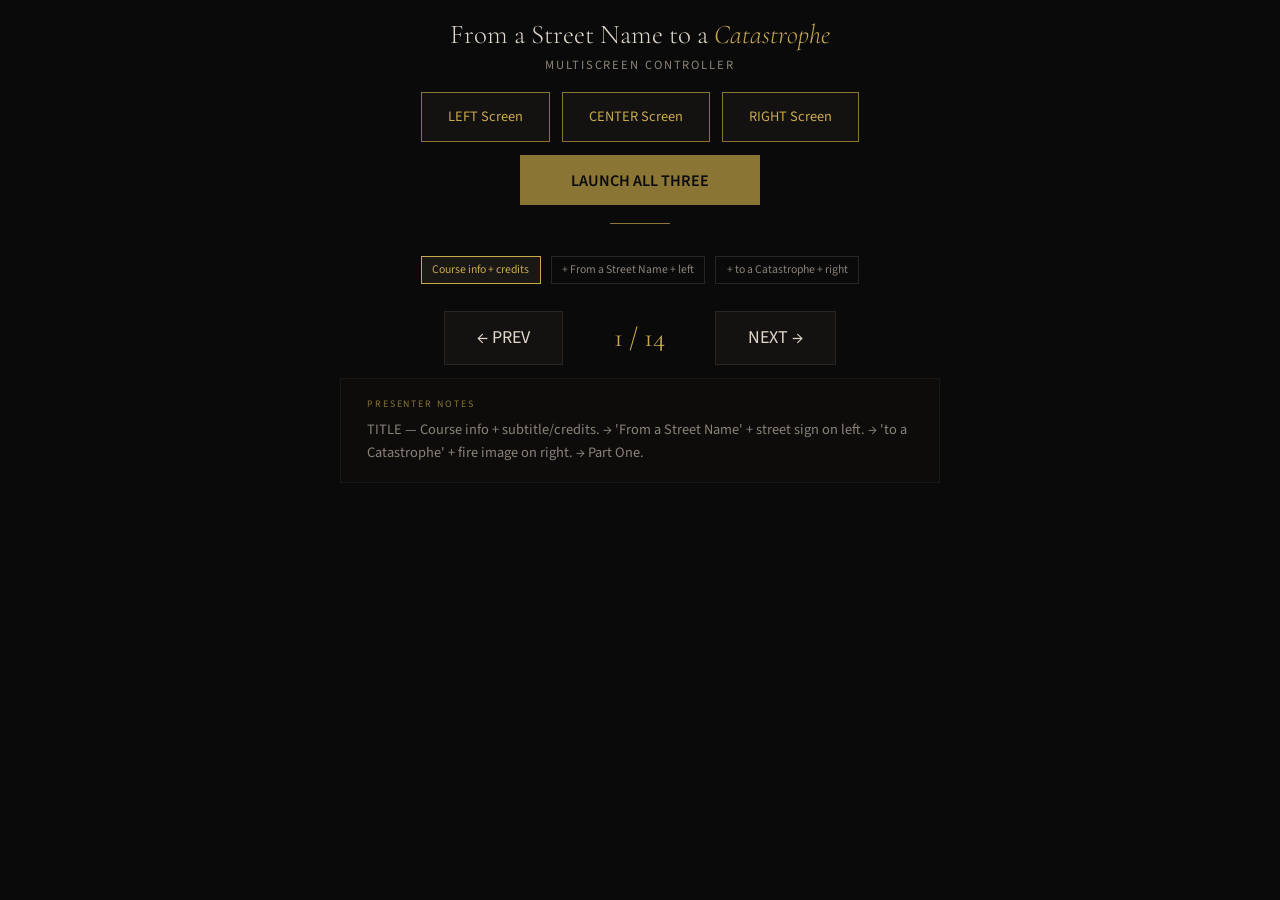
<file: multiscreen/controller.html>
<!DOCTYPE html>
<html lang="en">
<head>
<meta charset="UTF-8">
<title>Caserne 10 — Multiscreen Controller</title>
<link href="https://fonts.googleapis.com/css2?family=Cormorant+Garamond:wght@300;400&family=Source+Sans+3:wght@300;400;600&display=swap" rel="stylesheet">
<style>
  :root { --bg:#0a0a0a; --text:#e0d8cc; --text-dim:#8a8278; --accent:#c9a94e; --accent-dim:#8a7535; --red:#8b3a3a; --serif:'Cormorant Garamond',Georgia,serif; --sans:'Source Sans 3','Helvetica Neue',sans-serif; }
  * { margin:0; padding:0; box-sizing:border-box; }
  body { background:var(--bg); color:var(--text); font-family:var(--sans); display:flex; flex-direction:column; align-items:center; min-height:100vh; padding:2vh 4vw; overflow-y:auto; }
  h1 { font-family:var(--serif); font-size:3vh; font-weight:300; margin-bottom:0.5vh; }
  h1 em { color:var(--accent); font-style:italic; }
  .subtitle { font-size:1.4vh; color:var(--text-dim); letter-spacing:0.15em; text-transform:uppercase; margin-bottom:2vh; }
  .launch-row { display:flex; gap:1vw; flex-wrap:wrap; justify-content:center; }
  .launch-btn { padding:1.5vh 2vw; background:#141210; border:1px solid var(--accent-dim); color:var(--accent); font-family:var(--sans); font-size:1.6vh; cursor:pointer; transition:all 0.3s; }
  .launch-btn:hover { background:#1a1815; border-color:var(--accent); }
  .launch-all { margin-top:1.5vh; padding:1.5vh 4vw; background:var(--accent-dim); border:none; color:var(--bg); font-family:var(--sans); font-size:1.8vh; font-weight:600; cursor:pointer; }
  .launch-all:hover { background:var(--accent); }
  .divider { width:60px; height:1px; background:var(--accent-dim); margin:2vh 0; }
  .stage-indicator { display:flex; gap:0.8vw; margin:1.5vh 0; font-size:1.3vh; flex-wrap:wrap; justify-content:center; }
  .stage-dot { padding:0.5vh 0.8vw; border:1px solid #2a2520; color:var(--text-dim); transition:all 0.3s; white-space:nowrap; }
  .stage-dot.active { border-color:var(--accent); color:var(--accent); background:#1a1815; }
  .controls { display:flex; gap:2vw; align-items:center; margin-top:1.5vh; }
  .ctrl-btn { padding:1.5vh 2.5vw; background:#141210; border:1px solid #2a2520; color:var(--text); font-family:var(--sans); font-size:2vh; cursor:pointer; }
  .ctrl-btn:hover { border-color:var(--accent); color:var(--accent); }
  #slide-num { font-family:var(--serif); font-size:3vh; color:var(--accent); min-width:100px; text-align:center; }
  .notes-box { margin-top:1.5vh; max-width:600px; width:100%; background:#0d0c0a; border:1px solid #1a1815; padding:2vh 2vw; }
  .notes-label { font-size:1.1vh; letter-spacing:0.2em; text-transform:uppercase; color:var(--accent-dim); margin-bottom:0.8vh; }
  #notes-text { font-size:1.6vh; color:var(--text-dim); line-height:1.6; }
  .sound-badge { display:inline-block; padding:0.3vh 0.8vw; background:#1a1510; border:1px solid var(--accent-dim); color:var(--accent); font-size:1.2vh; margin-top:0.8vh; }
</style>
</head>
<body>

<h1>From a Street Name to a <em>Catastrophe</em></h1>
<p class="subtitle">Multiscreen Controller</p>

<div class="launch-row">
  <button class="launch-btn" onclick="window.open('left.html','left')">LEFT Screen</button>
  <button class="launch-btn" onclick="window.open('center.html','center')">CENTER Screen</button>
  <button class="launch-btn" onclick="window.open('right.html','right')">RIGHT Screen</button>
</div>
<button class="launch-all" onclick="window.open('left.html','left'); window.open('center.html','center'); window.open('right.html','right');">LAUNCH ALL THREE</button>

<div class="divider"></div>

<div id="stage-bar" class="stage-indicator"></div>

<div class="controls">
  <button class="ctrl-btn" onclick="retreat()">← PREV</button>
  <span id="slide-num">1 / 14</span>
  <button class="ctrl-btn" onclick="advance()">NEXT →</button>
</div>

<div class="notes-box">
  <p class="notes-label">Presenter Notes</p>
  <p id="notes-text"></p>
  <p id="sound-info"></p>
</div>

<script>
const TOTAL = 14;
let current = 0;
let stage = 0;
const channel = new BroadcastChannel('caserne10-sync');

const STAGED = {
  0: { max: 2, labels: ['Course info + credits', '+ From a Street Name + left', '+ to a Catastrophe + right'] },
  2: { max: 3, labels: ['Title only', '+ paragraph 1 + left (toponymy)', '+ paragraph 2 + right (Perrault)', '+ paragraph 3 + typewriter'] },
  3: { max: 3, labels: ['Center: paragraph 1', '+ Left: Chief / Right: helmet', '+ Center: p2 / Right: Great Fire', '+ Center: p3 / Left: photo'] },
  4: { max: 3, labels: ['Title only', '+ atlases text + left (1890 Goad)', '+ 1890/1912 text + right (1912 Goad)', '+ surrounded text'] },
  5: { max: 3, labels: ['Title only', '+ Motherhouse text + left (exterior)', '+ 1918 text + right (Guy St)', '+ 170 infants text'] },
  6: { max: 3, labels: ['Title only', '+ fire broke out + right (7:50)', '+ curtain/smoke + right (7:51)', '+ eighteen stations + left (postcard) + right (8:07 + 10:30)'] },
  7: { max: 3, labels: ['Title only', '+ Marin text + right (hose wagon)', '+ Nuns text + left (fire engine)', '+ gust of flame + La Patrie quote'] },
  8: { max: 2, labels: ['Center: deaths + names', '+ left image', '+ right image'] },
  9: { max: 3, labels: ['Every newspaper...', '+ It was arson.', '+ Berthe text + both images', '+ Her name...'] },
  10: { max: 2, labels: ['Center: text + video', '+ right (Houde text + image)', '+ left (moving to new address)'] },
  11: { max: 3, labels: ['Title only', '+ 1445 still active + left (Station 10 Sandra Cohen‑Rose)', '+ memorial plaque text + right (plaque)', '+ Art Deco text + right (Autopompe 210 video)'] },
  12: { max: 3, labels: ['Title only', '+ remembers text + left (Z-419)', '+ follow that name + right (Rue de la Police)', '+ fossil text'] }
};

const notes = [
  "TITLE — Course info + subtitle/credits. → 'From a Street Name' + street sign on left. → 'to a Catastrophe' + fire image on right. → Part One.",
  "Your Monday walk. The curiosity. Why does a back lane have a name?",
  "STAGED — Title only. → p1 (April 10, 1876) + left (toponymy). → p2 (Perrault) + right (portrait). → p3 (demolished 1931) + typewriter.",
  "STAGED — p1 (Bertram). → Chief photo (left) + helmet (right). → p2 (Great Fire) + animated fire (right). → p3 (Caserne 10) + original photo (left).",
  "STAGED — Title only. → atlases text + 1890 Goad (left). → 1890/1912 text + 1912 Goad (right). → surrounded text.",
  "STAGED — Title only. → Motherhouse text + exterior (left). → 1918 text + Guy St entrance (right). → 170 infants text.",
  "STAGED — Title only. → fire broke out + 7:50 alarm (right). → curtain/smoke + 7:51 alarm (right). → eighteen stations + postcard (left) + 8:07 & 10:30 alarms (right).",
  "STAGED — Title only. → Sub-Chief Marin + hose wagon (right). → Nuns + fire engine (left). → gust of flame + La Patrie quote.",
  "STAGED — Center all at once (deaths + names). → left image. → right image.",
  "STAGED — Every newspaper... → It was arson. → Berthe paragraph + both images. → Her name does not appear...",
  "STAGED — Center: text + video. → Right: Houde text + image. → Left: moving to new address.",
  "STAGED — Title only. → 1445 still active + Station 10 Sandra Cohen‑Rose (left). → memorial plaque text + plaque (right). → Art Deco text + Autopompe 210 video (right).",
  "STAGED — Title only. → remembers text + Z-419 (left). → follow that name + Rue de la Police (right). → fossil text.",
  "Sources. Gesture, invite questions."
];

const slideNum = document.getElementById('slide-num');
const notesText = document.getElementById('notes-text');
const soundInfo = document.getElementById('sound-info');
const stageBar = document.getElementById('stage-bar');

function updateUI() {
  slideNum.textContent = (current + 1) + ' / ' + TOTAL;
  notesText.textContent = notes[current] || '';

  const staged = STAGED[current];
  if (staged) {
    stageBar.style.display = 'flex';
    stageBar.innerHTML = '';
    staged.labels.forEach((label, i) => {
      const dot = document.createElement('div');
      dot.className = 'stage-dot' + (i <= stage ? ' active' : '');
      dot.textContent = label;
      stageBar.appendChild(dot);
    });
  } else {
    stageBar.style.display = 'none';
  }

  const soundSlides = {};
  soundInfo.innerHTML = '';
}

function advance() {
  const staged = STAGED[current];
  if (staged && stage < staged.max) {
    stage++;
    channel.postMessage({ type: 'stage', slide: current, stage: stage });
    updateUI();
  } else {
    current = Math.min(current + 1, TOTAL - 1);
    stage = 0;
    channel.postMessage({ type: 'goto', index: current });
    updateUI();
  }
}

function retreat() {
  const staged = STAGED[current];
  if (staged && stage > 0) {
    stage--;
    channel.postMessage({ type: 'stage', slide: current, stage: stage });
    updateUI();
  } else {
    current = Math.max(current - 1, 0);
    const prev = STAGED[current];
    stage = prev ? prev.max : 0;
    channel.postMessage({ type: 'goto', index: current });
    updateUI();
  }
}

channel.onmessage = (e) => {
  if (e.data.type === 'goto') { current = e.data.index; stage = 0; updateUI(); }
  if (e.data.type === 'stage') { stage = e.data.stage; updateUI(); }
};

document.addEventListener('keydown', (e) => {
  if (e.key === 'ArrowRight' || e.key === ' ' || e.key === 'PageDown') { e.preventDefault(); advance(); }
  else if (e.key === 'ArrowLeft' || e.key === 'PageUp') { e.preventDefault(); retreat(); }
  else if (e.key === 'Home') { current = 0; stage = 0; channel.postMessage({ type: 'goto', index: 0 }); updateUI(); }
  else if (e.key === 'End') { current = TOTAL - 1; stage = 0; channel.postMessage({ type: 'goto', index: TOTAL - 1 }); updateUI(); }
});

updateUI();
</script>
</body>
</html>
</file>
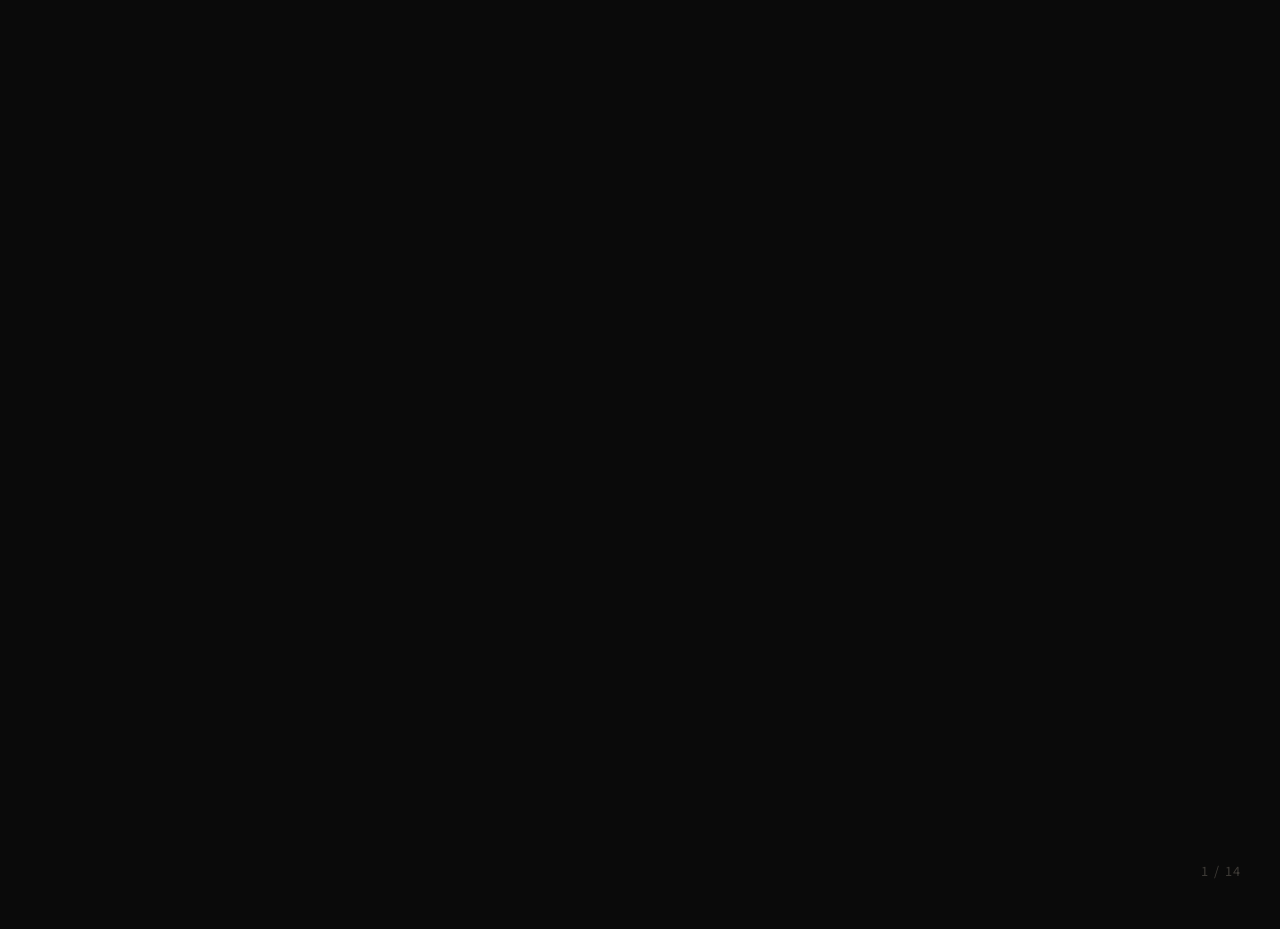
<file: multiscreen/left.html>
<!DOCTYPE html>
<html lang="en">
<head>
<meta charset="UTF-8">
<title>Caserne 10 — LEFT SCREEN</title>
<link href="https://fonts.googleapis.com/css2?family=Cormorant+Garamond:ital,wght@0,300;0,400;0,600;0,700;1,300;1,400&family=Source+Sans+3:wght@300;400;600&display=swap" rel="stylesheet">
<link rel="stylesheet" href="shared.css">
</head>
<body>

<!-- 0: TITLE --><div class="slide active stage-hidden vertical-center" data-reveal-at="1"><div class="img-container"><img src="../images/RueDeLaPolice1.jpg" alt="Rue de la Police"><p class="caption">Rue de la Police — a back lane with a name</p></div></div>

<!-- 1 --><div class="slide"><div class="img-container"><img src="../images/RueDeLaPolice1.jpg" alt="Rue de la Police street sign"><p class="caption">Rue de la Police — a back lane with a name</p></div></div>

<!-- 2 --><div class="slide vertical-center">
  <div data-stage-min="1" style="width:100%;">
    <div class="panel-document" style="margin:auto; max-width:90%;"><p class="source-label">Ville de Montréal — Toponymie</p><p class="body-text" style="font-size:2.4vh; margin-bottom:1.5vh;"><strong>Date de désignation:</strong> 10 avril 1876</p><p class="body-text" style="font-size:2.4vh;"><strong>Origine et signification:</strong></p><p class="body-text" style="font-size:2.2vh; color:var(--text-dim); font-style:italic; margin-top:1vh;">La Cité de Montréal forme son premier comité de police en 1840 et son Département du feu en 1863. Pour ces services, on construit des édifices particuliers, et avec les années, on prend l'habitude de loger sous un même toit le poste de police et la caserne de pompier. En 1875, l'architecte Henri-Maurice Perrault construit le poste no 10, derrière lequel on ouvre une étroite voie de service. Cette voie devient la rue de la Police et conserve cette dénomination après la démolition du poste, en 1931.</p><p class="caption" style="margin-top:2vh;">montreal.ca/toponymie/toponymes/rue-de-la-police</p></div>
  </div>
</div>

<!-- 3: FIRST CASERNE — STAGED -->
<div class="slide stage-hidden vertical-center" data-reveal-at="1">
  <!-- Stages 1-2: Reglement 288 + Chief Bertram -->
  <div data-stage-min="1" data-stage-max="2" style="position:absolute; top:0; left:0; width:100%; height:100%; display:grid !important; grid-template-columns:1fr 1fr; gap:2vw; align-content:center; padding:5vh 3vw;">
    <div style="display:flex; flex-direction:column; align-items:center; justify-content:center;">
      <img src="../images/reglement_288.jpg" alt="Règlement No. 288" style="max-height:70vh; max-width:100%; object-fit:contain; border:1px solid var(--border);">
      <p class="caption">Règlement No. 288 — Corporation de Montréal, pour la régie du Département du Feu. Source: <em>sim.montreal.ca/media/reglement-288</em>.</p>
    </div>
    <div style="display:flex; flex-direction:column; align-items:center; justify-content:center;">
      <img src="../images/chief.jpg" alt="Chief Alexander Bertram" style="max-height:70vh; max-width:100%; object-fit:contain; border:1px solid var(--border);">
      <p class="caption">Chief Alexander Bertram — Canada's first professional fire chief, 1863. Service de sécurité incendie de Montréal.</p>
    </div>
  </div>
  <!-- Stage 3: Map -->
  <div data-stage-min="3" style="width:100%; height:100%; display:flex; flex-direction:column; justify-content:center; position:absolute; top:0; left:0; padding:5vh 4vw;">
    <div class="img-container">
      <img src="../images/Original_caserne_on_ste_catherine.jpg" alt="Caserne de pompiers no. 10, 789 rue Sainte-Catherine Ouest">
      <p class="caption">Montréal (Québec). Service des affaires institutionnelles (1992–1994). Caserne de pompiers no. 10 (789, rue Sainte-Catherine Ouest). Numéro original de la pièce: Z-419.</p>
    </div>
  </div>
</div>

<!-- 4 --><div class="slide vertical-center"><div data-stage-min="1" style="width:100%;"><div class="img-container"><img src="../images/No10Station_1890.png" alt="Goad Atlas 1890"><p class="caption">Goad, Charles E. Atlas of the City of Montreal. Montreal: Chas. E. Goad, 1890. BAnQ, ark:/52327/2244212.</p></div></div></div>

<!-- 5 --><div class="slide vertical-center"><div data-stage-min="1" style="width:100%;"><div class="img-container"><img src="../images/Grey%20Nuns%20grey%20pic.jpg" alt="Grey Nuns Motherhouse"><p class="caption">ASGM L082_7Y4A Maison mère, extérieur, s.d.</p></div></div></div>

<!-- 6 --><div class="slide vertical-center"><div data-stage-min="3" style="width:100%;"><div class="img-container"><img src="../images/GreyNunsFire1.jpg" alt="Motherhouse on fire"><p class="caption">Postcard of the Motherhouse on fire in 1918. Courtesy BAnQ.</p></div></div></div>

<!-- 7 --><div class="slide vertical-center"><div data-stage-min="2" style="width:100%;"><div class="img-container"><img src="../images/Appareil_incendie_1926.jpg" alt="Fire apparatus"><p class="caption">Fire engine, c. 1926. Archives de Montréal, Photographic Collection: Fire Department, ref. Z-419.</p></div></div></div>

<!-- 8 --><div class="slide vertical-center"><div data-stage-min="1" style="width:100%;"><div class="img-container"><img src="../images/Headline%2015%20feb%20fire%20La%20Patrie.png" alt="La Patrie, Feb 15"></div></div></div>

<!-- 9 --><div class="slide panel-dark vertical-center"><div data-stage-min="2" style="width:100%;"><div class="img-container" style="max-width:80%; margin:0 auto;"><img src="../images/GreyNunsFire2.jpg" alt="Grey Nuns fire"><p class="caption" style="margin-top:1.5vh;">Service de sécurité incendie de Montréal — sim.montreal.ca/en/node/553</p></div></div></div>

<!-- 10 --><div class="slide stage-hidden" data-reveal-at="2"><div class="img-container"><img src="../images/moving_to_new_address.png" alt="Moving to new address"><p class="caption">The move to the new address — relocation of Caserne 10, 1931</p></div></div>

<!-- 11 --><div class="slide stage-hidden vertical-center" data-reveal-at="1"><div class="img-container"><img src="../images/station_10_modern.png" alt="Caserne 10"><p class="caption">Caserne 10. Photo: Sandra Cohen‑Rose, <em>Montréal, an Art Deco Capital</em> — Tourisme Montréal.</p></div></div>

<!-- 12 --><div class="slide vertical-center"><div data-stage-min="1" style="width:100%;"><div class="img-container"><img src="../images/Original_caserne_on_ste_catherine.jpg" alt="Caserne de pompiers no. 10"><p class="caption">Montréal (Québec). Service des affaires institutionnelles (1992–1994). Caserne de pompiers no. 10 (789, rue Sainte-Catherine Ouest). Numéro original de la pièce: Z-419.</p></div></div></div>

<!-- 13 --><div class="slide" style="justify-content:flex-start; padding-top:5vh;"><p class="source-label" style="margin-bottom:2vh;">Primary Sources — Newspapers (BAnQ Numérique)</p><p class="body-text" style="font-size:2vh; line-height:2.2;">Le Devoir, 15 février 1918<br>Le Canada, 15 février 1918<br>Le Canada, 16 février 1918<br>La Patrie, 15 février 1918<br>La Patrie, 18 février 1918<br>La Patrie (hebdomadaire), 21 février 1918<br>Montreal Weekly Witness, 19 February 1918<br>L'Étoile du Nord, 21 février 1918<br>Montreal Gazette, [fragment]</p><p class="source-label" style="margin-top:3vh; margin-bottom:2vh;">Primary Sources — Cartographic</p><p class="body-text" style="font-size:2vh; line-height:2.2;">Hopkins, H.W. Atlas of the City and Island of Montreal. Provincial Surveying and Pub. Co., 1879. BAnQ.<br>Goad, Charles E. Atlas of the City of Montreal. Chas. E. Goad, 1890. BAnQ.<br>Goad, Charles E. Atlas of the City of Montreal and Vicinity. Chas. E. Goad, 1912–1914. BAnQ.</p><p class="source-label" style="margin-top:3vh; margin-bottom:2vh;">Primary Sources — Archival</p><p class="body-text" style="font-size:2vh; line-height:2.2;">Archives de Montréal. Photographic Collection: Fire Department. Refs. Z-419, Z-441, Z-447.<br>Ville de Montréal. "Rue de la Police." Toponymie de Montréal.<br>Ville de Montréal. Règlement No. 288 — sim.montreal.ca/media/reglement-288<br>Cohen‑Rose, Sandra. Caserne 10 photograph. <em>Montréal, an Art Deco Capital</em> — Tourisme Montréal.<br>[Montreal] Autopompe 210 SIM — worldwide emergency responses. YouTube, youtube.com/watch?v=AApnnR-c0hc<br>McRobie, William Orme. Fighting the Flames! Montreal: "Witness" Printing House, 1881.</p></div>

<div id="slide-counter"></div>

<script src="sync.js"></script>
</body>
</html>
</file>
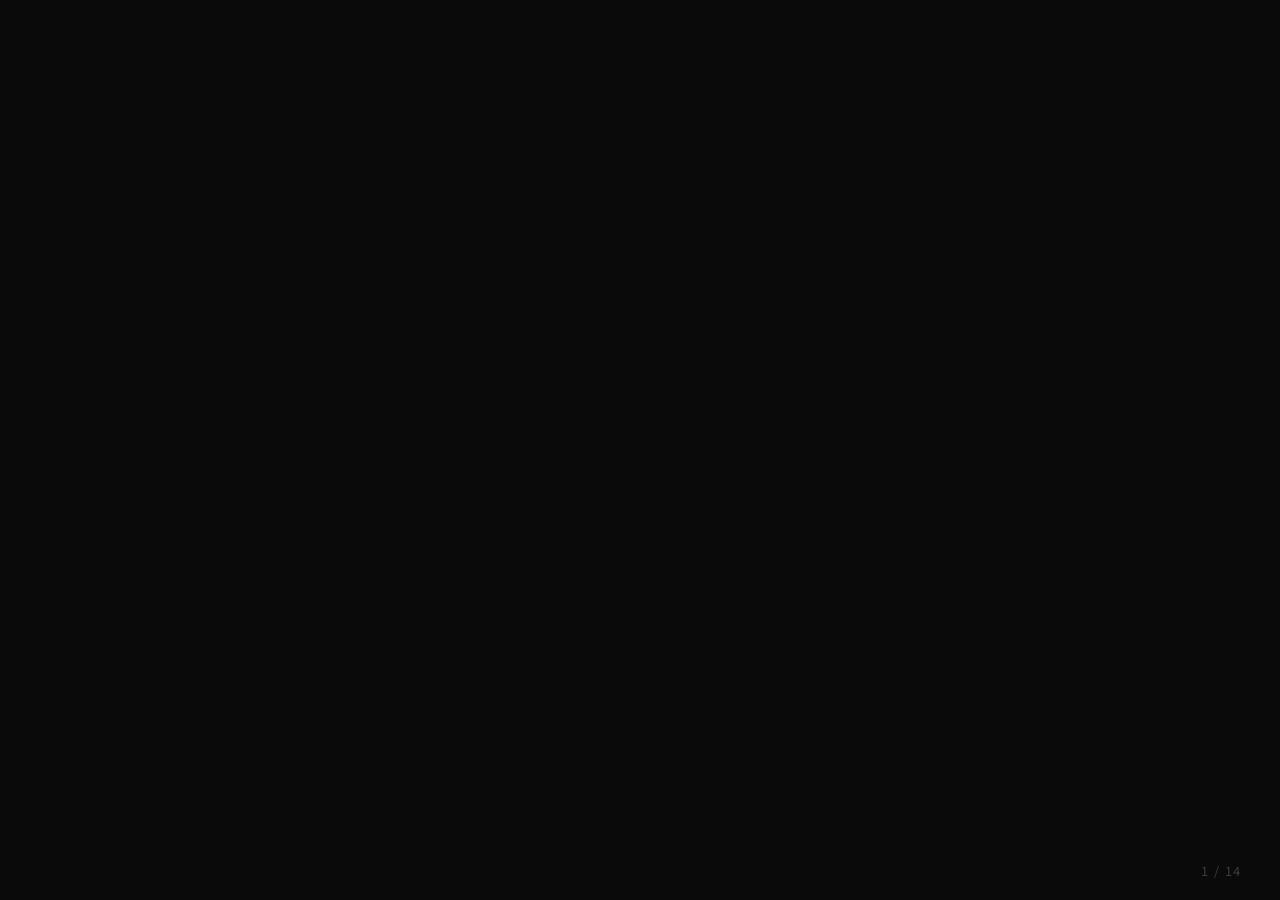
<file: multiscreen/right.html>
<!DOCTYPE html>
<html lang="en">
<head>
<meta charset="UTF-8">
<title>Caserne 10 — RIGHT SCREEN</title>
<link href="https://fonts.googleapis.com/css2?family=Cormorant+Garamond:ital,wght@0,300;0,400;0,600;0,700;1,300;1,400&family=Source+Sans+3:wght@300;400;600&display=swap" rel="stylesheet">
<link rel="stylesheet" href="shared.css">
</head>
<body>

<!-- 0: TITLE --><div class="slide active stage-hidden vertical-center" data-reveal-at="2"><div class="img-container"><img src="../images/GreyNunsFire1.jpg" alt="Grey Nuns Fire, 1918"><p class="caption">The Grey Nuns Motherhouse fire — February 14, 1918</p></div></div>

<!-- 1 --><div class="slide"><div class="img-container"><img src="../images/RueDeLaPolice2.jpg" alt="Rue de la Police"><p class="caption">Rue de la Police — the lane that outlived the building it was named for</p></div></div>

<!-- 2 --><div class="slide vertical-center">
  <div data-stage-min="2" style="width:100%; display:flex; flex-direction:column; align-items:center; justify-content:center;">
    <div class="img-container">
      <img src="../images/Maurice_Perreault.png" alt="Henri-Maurice Perrault">
      <p class="caption">Henri-Maurice Perrault (1828–1903) — architect of the original Caserne 10, 1875</p>
    </div>
  </div>
</div>

<!-- 3: FIRST CASERNE — STAGED -->
<div class="slide stage-hidden vertical-center" data-reveal-at="1">
  <!-- Stage 1: Bertram's helmet -->
  <div data-stage-min="1" data-stage-max="1" style="width:100%; height:100%; display:flex; flex-direction:column; justify-content:center; position:absolute; top:0; left:0; padding:5vh 4vw;">
    <div class="img-container">
      <img src="../images/Bertram's%20helmet.jpg" alt="Chief Bertram's helmet">
      <p class="caption">Chief Bertram's helmet. Service de sécurité incendie de Montréal.</p>
    </div>
  </div>
  <!-- Stage 2+: Great Fire animated GIF -->
  <div data-stage-min="2" style="width:100%; height:100%; display:flex; flex-direction:column; justify-content:center; position:absolute; top:0; left:0; padding:5vh 4vw;">
    <div class="img-container">
      <img src="../images/Great_fire_animated.gif" alt="The Great Fire of Montreal, 1852">
    </div>
    <p class="caption">The Great Fire of Montreal, 1852. Service de sécurité incendie de Montréal.</p>
  </div>
</div>

<!-- 4 --><div class="slide vertical-center"><div data-stage-min="2" style="width:100%;"><div class="img-container"><img src="../images/Insurance%20plan%20of%20city%20of%20Montreal,%20Quebec,%20Canada,%20volume%20II.png" alt="Insurance plan"><p class="caption">Goad, Charles E. Atlas of the City of Montreal and Vicinity. Montreal: Chas. E. Goad, 1912–1914. BAnQ, ark:/52327/2246836.</p></div></div></div>

<!-- 5 --><div class="slide vertical-center"><div data-stage-min="2" style="width:100%;"><div class="img-container"><img src="../images/Grey%20Nuns%20grey%20pic2.jpg" alt="Grey Nuns, Guy Street entrance"><p class="caption">ASGM L082_7Y13C Maison mère, entrée de la rue Guy, s.d.</p></div></div></div>

<!-- 6 --><div class="slide" style="justify-content:center; padding: 5vh 4vw;"><div data-stage-min="1"><p class="source-label fade-up">The Alarm Sequence — Le Canada, Feb. 15, 1918</p><div class="alarm-box fade-up fade-up-d1"><p class="alarm-time">7:50 PM</p><p class="alarm-desc">Private alarm No. 419 sounds from the Grey Nuns</p></div></div><div data-stage-min="2"><div class="alarm-box fade-up fade-up-d2"><p class="alarm-time">7:51 PM</p><p class="alarm-desc">Second alarm — calls the second section of the brigade</p></div></div><div data-stage-min="3"><div class="alarm-box fade-up fade-up-d3"><p class="alarm-time">8:07 PM</p><p class="alarm-desc">Third alarm — calls the reserve. The entire brigade mobilized.</p></div></div><div data-stage-min="3"><div class="alarm-box fade-up fade-up-d4" style="border-color:var(--red);"><p class="alarm-time" style="color:var(--red);">10:30 PM</p><p class="alarm-desc">Firefighters report 38 small bodies recovered. The count will rise.</p></div></div></div>

<!-- 7 --><div class="slide vertical-center"><div data-stage-min="1" style="width:100%;"><div class="img-container"><img src="../images/Camion_a_boyaux_1926.jpg" alt="Hose wagon, 1926"><p class="caption">Hose wagon, c. 1926. Archives de Montréal, Photographic Collection: Fire Department, ref. Z-441.</p></div></div></div>

<!-- 8 --><div class="slide vertical-center"><div data-stage-min="2" style="width:100%;"><div class="img-container"><img src="../images/Headline%2016%20feb%20fire%20La%20Patrie.png" alt="La Patrie, Feb 16"></div></div></div>

<!-- 9 --><div class="slide panel-dark vertical-center"><div data-stage-min="2" style="width:100%;"><div class="img-container" style="max-width:80%; margin:0 auto;"><img src="../images/GreyNunsFire3.jpg" alt="Grey Nuns fire aftermath"><p class="caption" style="margin-top:1.5vh;">Service de sécurité incendie de Montréal — sim.montreal.ca/en/node/553</p></div></div></div>

<!-- 10 --><div class="slide stage-hidden" data-reveal-at="1" style="display:grid; grid-template-columns:1fr 1fr; gap:2vw; padding:4vh 3vw; align-items:center;">
  <div style="display:flex; flex-direction:column; justify-content:center;">
    <p class="body-text fade-up" style="text-align:justify; font-size:2.4vh;">Caserne 10 was built in <span class="highlight">1931</span> as part of Mayor <span class="highlight">Camillien Houde's</span> Depression-era public works program — one of twenty Art Deco civic buildings commissioned to provide employment.</p>
    <p class="body-text fade-up fade-up-d1" style="text-align:justify; font-size:2.4vh;">Its restrained limestone facade features a relief depicting symbols of Montreal: ships, a church dome, and an Art Deco skyscraper.</p>
    <p class="body-text fade-up fade-up-d2" style="text-align:justify; font-size:2.4vh;">It won <span class="highlight">first prize</span> from the Royal Architectural Institute of Canada in the public building category.</p>
  </div>
  <div class="img-container" style="flex:none;">
    <img src="../images/Camilien_Houde.jpg" alt="Mayor Camillien Houde">
    <p class="caption">Mayor Camillien Houde (1889–1958) — commissioned twenty Art Deco civic buildings during the Depression as a public works employment program.</p>
  </div>
</div>

<!-- 11 --><div class="slide stage-hidden vertical-center" data-reveal-at="2"><div data-stage-min="2" data-stage-max="2" style="width:100%; height:100%; display:flex; flex-direction:column; justify-content:center; position:absolute; top:0; left:0; padding:5vh 4vw;"><div class="img-container"><img src="../images/Caserne_10_plaque.png" alt="Memorial plaque"><p class="caption">Memorial plaque, Caserne 10 — “Nous, pompiers de Montréal, désirons graver à jamais les noms de nos confrères qui ont perdu la vie dans l’exercice de leurs fonctions.”</p></div></div><div data-stage-min="3" style="width:100%; height:100%; display:flex; flex-direction:column; justify-content:center; position:absolute; top:0; left:0; padding:5vh 4vw;"><div class="img-container"><video src="../images/caserne_10_video.mp4" autoplay loop muted playsinline style="width:100%; max-height:80vh; object-fit:contain; border:1px solid var(--border);"></video><p class="caption">Autopompe 210, Caserne 10. Source: YouTube, <em>[Montreal] Autopompe 210 SIM — worldwide emergency responses</em>.</p></div></div></div>

<!-- 12 --><div class="slide vertical-center"><div data-stage-min="2" style="width:100%;"><div class="img-container"><img src="../images/RueDeLaPolice1.jpg" alt="Rue de la Police"><p class="caption">Rue de la Police — a back lane with a name</p></div></div></div>

<!-- 13 --><div class="slide" style="justify-content:flex-start; padding-top:5vh;"><p class="source-label" style="margin-bottom:2vh;">Secondary Sources</p><p class="body-text" style="font-size:2vh; line-height:2.2;">Osborne, Brian S. "Montreal's Fire Stations: An Illustrated Overview with a Focus on Surviving 19th-Century Structures." JSSAC 35, no. 2 (2010): 21–46.<br><br>Redfern, Bruce D. "The Montreal Fire Department in the Nineteenth Century." MA thesis, Concordia University, 1993.<br><br>McRobie, William Orme. Fighting the Flames! Montreal: "Witness" Printing House, 1881. Canadiana.ca, CIHM no. 09495.<br><br>IMTL. "Harold Ernest Shorey / Douglas Ritchie." Index des Ressources sur le Patrimoine de Montréal.<br><br>Ville de Montréal. "Rue de la Police." Toponymie de Montréal.</p><p class="source-label" style="margin-top:3vh; margin-bottom:2vh;">Archival & Audiovisual</p><p class="body-text" style="font-size:2vh; line-height:2.2;">Archives de Montréal — Photographic Collection: Fire Department. Refs. Z-419, Z-441, Z-447.<br>Service de sécurité incendie de Montréal — sim.montreal.ca<br>Ville de Montréal. Règlement No. 288 — sim.montreal.ca/media/reglement-288<br>Cohen‑Rose, Sandra. Caserne 10 photograph. <em>Montréal, an Art Deco Capital</em> — Tourisme Montréal.<br>[Montreal] Autopompe 210 SIM — worldwide emergency responses. YouTube, youtube.com/watch?v=AApnnR-c0hc<br>McGill University Library. "Historical Maps of Montreal." Digital Collections.<br>Montreal Firefighters Memorial. Côte-des-Neiges Cemetery, Mount Royal. Erected 1868.</p></div>

<div id="slide-counter"></div>

<script src="sync.js"></script>
</body>
</html>
</file>
<file: multiscreen/shared.css>
/* ─── SHARED STYLES FOR MULTISCREEN ─── */
:root {
  --bg: #0a0a0a;
  --bg-panel: #0f0f0f;
  --text: #e0d8cc;
  --text-dim: #8a8278;
  --accent: #c9a94e;
  --accent-dim: #8a7535;
  --red: #8b3a3a;
  --border: #1a1815;
  --serif: 'Cormorant Garamond', 'Georgia', serif;
  --sans: 'Source Sans 3', 'Helvetica Neue', sans-serif;
}
* { margin: 0; padding: 0; box-sizing: border-box; }
html, body {
  width: 100vw; height: 100vh; overflow: hidden;
  background: var(--bg); color: var(--text); font-family: var(--sans);
}
.slide {
  position: absolute; top: 0; left: 0; width: 100vw; height: 100vh;
  display: flex; flex-direction: column; justify-content: center;
  padding: 5vh 4vw;
  opacity: 0; pointer-events: none; transition: opacity 1.2s ease;
}
.slide.active { opacity: 1; pointer-events: auto; }
.slide-title {
  font-family: var(--serif); font-size: 3vh; font-weight: 300;
  letter-spacing: 0.3em; text-transform: uppercase; color: var(--accent); margin-bottom: 2.5vh;
}
.main-heading {
  font-family: var(--serif); font-size: 6vh; font-weight: 300;
  line-height: 1.2; margin-bottom: 3vh; color: var(--text);
}
.main-heading em { font-style: italic; color: var(--accent); }
.body-text {
  font-family: var(--sans); font-size: 2.8vh; font-weight: 300;
  line-height: 1.7; color: var(--text); max-width: 90%;
}
.body-text + .body-text { margin-top: 2.5vh; }
.caption {
  font-family: var(--sans); font-size: 1.8vh; font-weight: 300;
  color: var(--text-dim); margin-top: 1.5vh; line-height: 1.4;
}
.source-label {
  font-family: var(--sans); font-size: 1.6vh; font-weight: 600;
  letter-spacing: 0.15em; text-transform: uppercase; color: var(--accent-dim); margin-bottom: 1vh;
}
.quote {
  font-family: var(--serif); font-size: 3.5vh; font-weight: 300;
  font-style: italic; line-height: 1.5; color: var(--text);
  border-left: 2px solid var(--accent-dim); padding-left: 3vw; margin: 2.5vh 0;
}
.highlight { color: var(--accent); font-weight: 400; }
.stat {
  font-family: var(--serif); font-size: 16vh; font-weight: 300;
  color: var(--red); line-height: 1;
}
.stat-label {
  font-family: var(--sans); font-size: 3vh; font-weight: 300;
  color: var(--text-dim); margin-top: 1vh;
}
.victim-name {
  font-family: var(--serif); font-size: 2.6vh; font-weight: 400;
  color: var(--text); line-height: 2;
}
.divider { width: 80px; height: 1px; background: var(--accent-dim); margin: 3vh 0; }
.vertical-center {
  display: flex; flex-direction: column; justify-content: center;
  align-items: center; text-align: center;
}
.img-container {
  width: 100%; flex: 1; min-height: 0;
  display: flex; flex-direction: column; justify-content: center;
}
.img-container img {
  width: 100%; max-height: 80vh; object-fit: contain;
  border: 1px solid var(--border);
}
.panel-document {
  background: #0d0c0a; border: 1px solid var(--border); padding: 4vh 3vw;
}
.alarm-box {
  background: #121110; border: 1px solid var(--accent-dim);
  padding: 3vh 3vw; margin: 1.5vh 0;
}
.alarm-time { font-family: var(--serif); font-size: 5vh; font-weight: 600; color: var(--accent); }
.alarm-desc { font-size: 2.4vh; color: var(--text-dim); margin-top: 0.5vh; }
.panel-dark { background: #050505; }
.title-main {
  font-family: var(--serif); font-size: 7vh; font-weight: 300;
  letter-spacing: 0.05em; line-height: 1.3; margin-bottom: 3vh;
}
.title-sub {
  font-family: var(--sans); font-size: 2.5vh; font-weight: 300;
  letter-spacing: 0.2em; text-transform: uppercase; color: var(--text-dim);
}
.title-rule { width: 120px; height: 1px; background: var(--accent); margin: 3vh auto; }
#slide-counter {
  position: fixed; bottom: 2vh; right: 3vw;
  font-family: var(--sans); font-size: 1.6vh; color: var(--text-dim);
  letter-spacing: 0.1em; opacity: 0.4;
}
/* Animations */
.slide.active .fade-up { animation: fadeUp 0.8s ease forwards; }
.slide.active .fade-up-d1 { animation-delay: 0.2s; }
.slide.active .fade-up-d2 { animation-delay: 0.4s; }
.slide.active .fade-up-d3 { animation-delay: 0.6s; }
.slide.active .fade-up-d4 { animation-delay: 0.8s; }
.fade-up { opacity: 0; transform: translateY(20px); }
@keyframes fadeUp { to { opacity: 1; transform: translateY(0); } }

/* Stage reveal system */
.stage-hidden { opacity: 0 !important; transition: opacity 2s ease; }
.stage-hidden.revealed { opacity: 1 !important; }
[data-stage-min] { opacity: 0; transition: opacity 1.5s ease; pointer-events: none; }

/* Typewriter effect */
.typewriter { border-right: 2px solid var(--accent); padding-right: 0.3vw; animation: blink-cursor 0.8s step-end infinite; }
.typewriter:empty { border-right: none; animation: none; }
@keyframes blink-cursor { 0%,100% { border-color: var(--accent); } 50% { border-color: transparent; } }

/* Fire/smoke animation overlay */
.fire-container { position: relative; display: inline-block; width: 100%; }
.fire-container img { width: 100%; max-height: 75vh; object-fit: contain; border: 1px solid var(--border); }
.fire-overlay {
  position: absolute; top: 0; left: 0; width: 100%; height: 100%;
  pointer-events: none; overflow: hidden; display: none;
}
.smoke {
  position: absolute; width: 100%; height: 100%;
  background: radial-gradient(ellipse at 50% 80%, rgba(80,60,40,0.25) 0%, transparent 60%);
  animation: smokeRise 6s ease-in-out infinite;
}
.smoke2 {
  position: absolute; width: 100%; height: 100%;
  background: radial-gradient(ellipse at 30% 70%, rgba(60,50,40,0.2) 0%, transparent 50%);
  animation: smokeRise 8s ease-in-out infinite 2s;
}
.glow1 {
  position: absolute; bottom: 15%; left: 20%; width: 60%; height: 40%;
  background: radial-gradient(ellipse, rgba(200,100,30,0.12) 0%, transparent 70%);
  animation: fireGlow 3s ease-in-out infinite;
}
.glow2 {
  position: absolute; bottom: 25%; left: 35%; width: 40%; height: 30%;
  background: radial-gradient(ellipse, rgba(220,120,20,0.1) 0%, transparent 65%);
  animation: fireGlow 4s ease-in-out infinite 1.5s;
}
.ember {
  position: absolute; width: 3px; height: 3px; border-radius: 50%;
  background: rgba(255,150,50,0.6);
}
.ember1 { bottom: 30%; left: 40%; animation: emberFloat 4s ease-out infinite; }
.ember2 { bottom: 35%; left: 55%; animation: emberFloat 5s ease-out infinite 1s; }
.ember3 { bottom: 25%; left: 45%; animation: emberFloat 3.5s ease-out infinite 2s; }
.ember4 { bottom: 40%; left: 50%; animation: emberFloat 6s ease-out infinite 0.5s; }

@keyframes smokeRise {
  0% { transform: translateY(0) scale(1); opacity: 0.6; }
  50% { transform: translateY(-8%) scale(1.05); opacity: 0.9; }
  100% { transform: translateY(0) scale(1); opacity: 0.6; }
}
@keyframes fireGlow {
  0% { opacity: 0.4; transform: scale(1); }
  50% { opacity: 0.8; transform: scale(1.08); }
  100% { opacity: 0.4; transform: scale(1); }
}
@keyframes emberFloat {
  0% { transform: translateY(0) translateX(0); opacity: 0.8; }
  100% { transform: translateY(-80px) translateX(15px); opacity: 0; }
}
</file>
